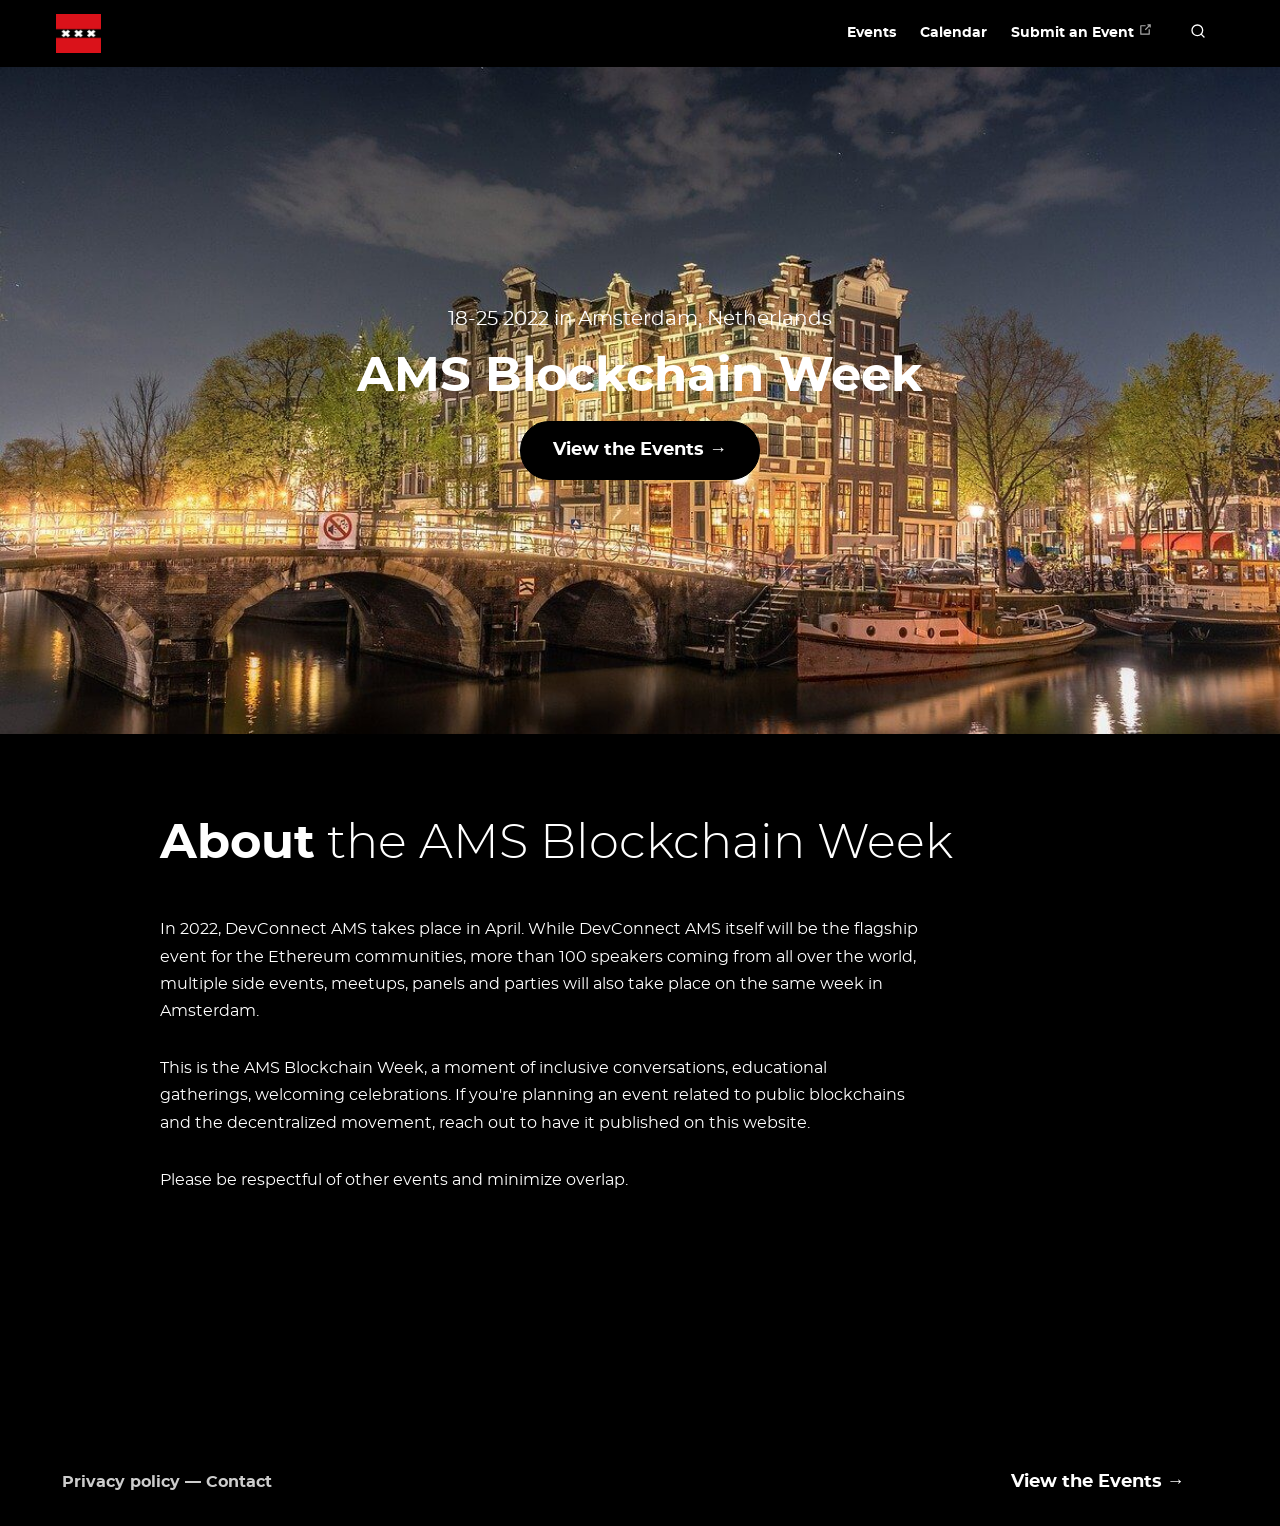
<file: index.html>
<!DOCTYPE html>
<html lang="en-US">
  <head>
    <meta charset="utf-8">
    <meta name="viewport" content="width=device-width,initial-scale=1">
    <title>AMS Blockchain Week</title>
    <meta name="description" content="The AMS Blockchain Week is a community-organized initiative. The AMS Blockchain Week is a week of free educational and celebration activities organized by and for the crypto community, in parallel of DevConnect [4] Amsterdam.">
    <link rel="manifest" href="/manifest.json">
  <link rel="icon" href="/ams-logo.png">
  <meta name="viewport" content="width=device-width,initial-scale=1,user-scalable=no">
    
    <link rel="preload" href="/assets/css/0.styles.b005e490.css" as="style"><link rel="preload" href="/assets/js/app.0a3b2e10.js" as="script"><link rel="preload" href="/assets/js/14.32962f96.js" as="script"><link rel="prefetch" href="/assets/js/10.9c8f7856.js"><link rel="prefetch" href="/assets/js/11.a4e00900.js"><link rel="prefetch" href="/assets/js/12.6d47a909.js"><link rel="prefetch" href="/assets/js/13.8f013132.js"><link rel="prefetch" href="/assets/js/15.94dfc073.js"><link rel="prefetch" href="/assets/js/16.41b4e61c.js"><link rel="prefetch" href="/assets/js/17.a75973b7.js"><link rel="prefetch" href="/assets/js/18.fe2af07b.js"><link rel="prefetch" href="/assets/js/19.d3161ad9.js"><link rel="prefetch" href="/assets/js/2.8ab08c77.js"><link rel="prefetch" href="/assets/js/20.8f028a86.js"><link rel="prefetch" href="/assets/js/21.334d629d.js"><link rel="prefetch" href="/assets/js/3.555fe5e9.js"><link rel="prefetch" href="/assets/js/4.256026a6.js"><link rel="prefetch" href="/assets/js/5.7d10ef9d.js"><link rel="prefetch" href="/assets/js/6.d4f0a9da.js"><link rel="prefetch" href="/assets/js/7.42a64143.js"><link rel="prefetch" href="/assets/js/8.33f72ff8.js"><link rel="prefetch" href="/assets/js/9.b2392366.js">
    <link rel="stylesheet" href="/assets/css/0.styles.b005e490.css">
  </head>
  <body>
    <div id="app" data-server-rendered="true"><div class="theme-container no-sidebar"><header class="navbar"><a href="/" aria-current="page" class="home-link router-link-exact-active router-link-active"><img src="[data-uri]" alt="Logo" class="logo"></a> <div class="links"><nav class="nav-links can-hide"><div class="nav-item"><a href="/events/" class="nav-link">Events</a></div><div class="nav-item"><a href="/calendar/" class="nav-link">Calendar</a></div><div class="nav-item"><a href="https://docs.google.com/forms/d/e/1FAIpQLSe12ruWqQfGoBi6eEHjyRejaGun6cg45hvZwtvRwmt82BQ5Bg/viewform" target="_blank" rel="noopener noreferrer" class="nav-link external">
  Submit an Event
  <svg xmlns="http://www.w3.org/2000/svg" aria-hidden="true" x="0px" y="0px" viewBox="0 0 100 100" width="15" height="15" class="icon outbound"><path fill="currentColor" d="M18.8,85.1h56l0,0c2.2,0,4-1.8,4-4v-32h-8v28h-48v-48h28v-8h-32l0,0c-2.2,0-4,1.8-4,4v56C14.8,83.3,16.6,85.1,18.8,85.1z"></path> <polygon fill="currentColor" points="45.7,48.7 51.3,54.3 77.2,28.5 77.2,37.2 85.2,37.2 85.2,14.9 62.8,14.9 62.8,22.9 71.5,22.9"></polygon></svg></a></div> <!----></nav> <div class="search-box"><input aria-label="Search" autocomplete="off" spellcheck="false" value=""> <!----></div></div> <div class="sidebar-button"><svg xmlns="http://www.w3.org/2000/svg" aria-hidden="true" role="img" viewBox="0 0 448 512" class="icon"><path fill="currentColor" d="M436 124H12c-6.627 0-12-5.373-12-12V80c0-6.627 5.373-12 12-12h424c6.627 0 12 5.373 12 12v32c0 6.627-5.373 12-12 12zm0 160H12c-6.627 0-12-5.373-12-12v-32c0-6.627 5.373-12 12-12h424c6.627 0 12 5.373 12 12v32c0 6.627-5.373 12-12 12zm0 160H12c-6.627 0-12-5.373-12-12v-32c0-6.627 5.373-12 12-12h424c6.627 0 12 5.373 12 12v32c0 6.627-5.373 12-12 12z"></path></svg></div></header> <div class="sidebar-mask"></div> <div class="sidebar"><nav class="nav-links"><div class="nav-item"><a href="/events/" class="nav-link">Events</a></div><div class="nav-item"><a href="/calendar/" class="nav-link">Calendar</a></div><div class="nav-item"><a href="https://docs.google.com/forms/d/e/1FAIpQLSe12ruWqQfGoBi6eEHjyRejaGun6cg45hvZwtvRwmt82BQ5Bg/viewform" target="_blank" rel="noopener noreferrer" class="nav-link external">
  Submit an Event
  <svg xmlns="http://www.w3.org/2000/svg" aria-hidden="true" x="0px" y="0px" viewBox="0 0 100 100" width="15" height="15" class="icon outbound"><path fill="currentColor" d="M18.8,85.1h56l0,0c2.2,0,4-1.8,4-4v-32h-8v28h-48v-48h28v-8h-32l0,0c-2.2,0-4,1.8-4,4v56C14.8,83.3,16.6,85.1,18.8,85.1z"></path> <polygon fill="currentColor" points="45.7,48.7 51.3,54.3 77.2,28.5 77.2,37.2 85.2,37.2 85.2,14.9 62.8,14.9 62.8,22.9 71.5,22.9"></polygon></svg></a></div> <!----></nav>  <!----> </div> <div class="home"><div class="home_main"><div class="home-wrap"><div class="hero"><p class="description">
          18-25 2022 in Amsterdam, Netherlands
        </p> <h1>AMS Blockchain Week</h1> <p class="action"><a href="/events/" class="nav-link action-button">View the Events →</a></p></div></div></div> <div class="home_about"><div class="home-wrap"><h2 class="home_about-title"><b>About</b> the AMS Blockchain Week</h2> <div class="content custom"><hr><br> <p>In 2022, DevConnect AMS takes place in April. While DevConnect AMS itself will be the flagship event for the Ethereum communities, more than 100 speakers coming from all over the world, multiple side events, meetups, panels and parties will also take place on the same week in Amsterdam.</p> <p>This is the AMS Blockchain Week, a moment of inclusive conversations, educational gatherings, welcoming celebrations. If you're planning an event related to public blockchains and the decentralized movement, reach out to have it published on this website.</p> <p>Please be respectful of other events and minimize overlap.</p> <br></div></div></div> <div class="home_features"><div class="home-wrap"><!----></div></div> <div class="footer"><span><a href="/legal/privacy-policy-contact/">
        Privacy policy — Contact
      </a></span> <p class="action"><a href="/events/" class="nav-link action-button">View the Events →</a></p></div></div></div></div>
    <script src="/assets/js/app.0a3b2e10.js" defer></script><script src="/assets/js/14.32962f96.js" defer></script>
  </body>
</html>
</file>
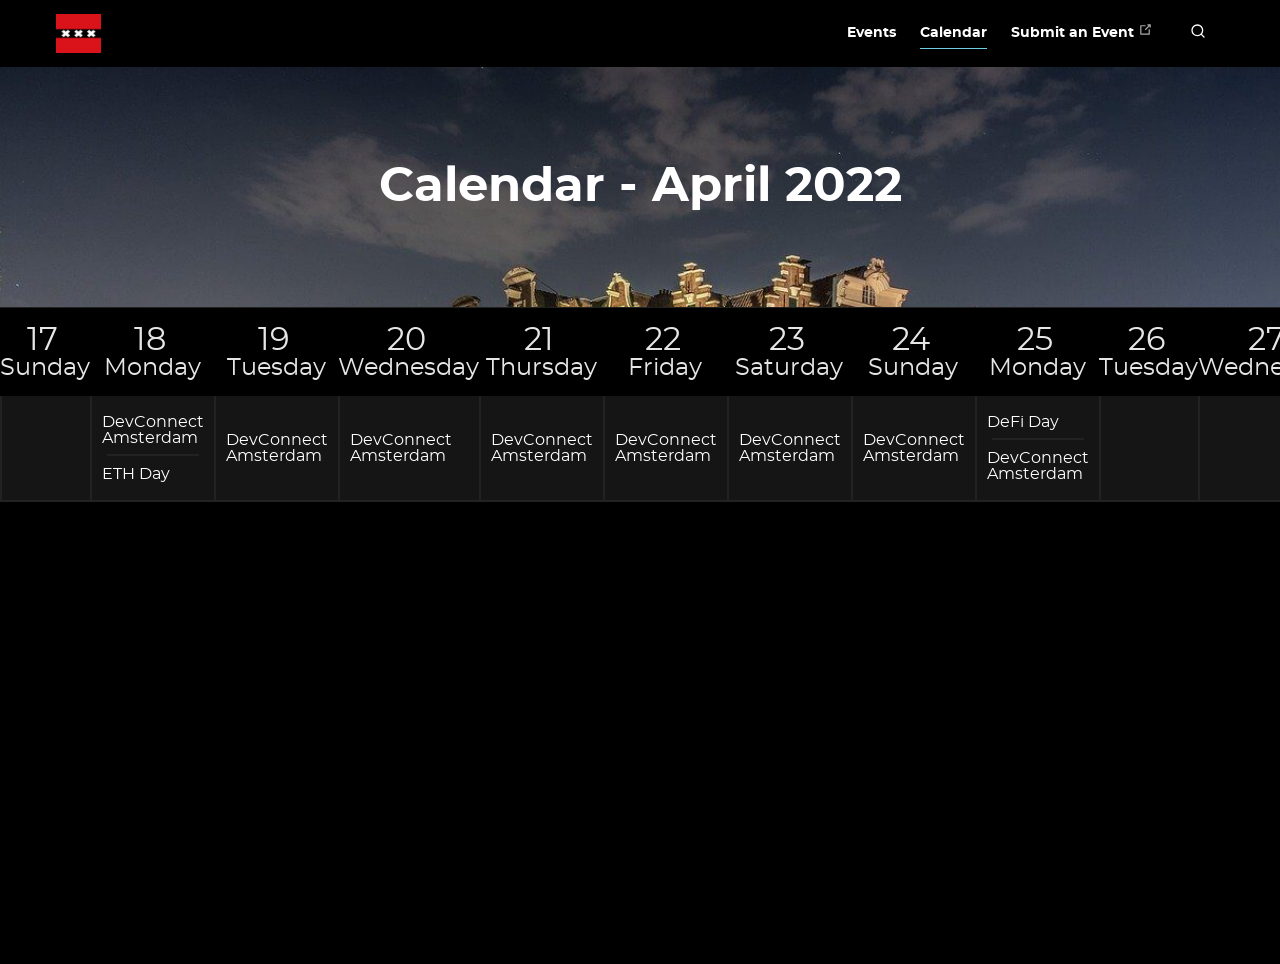
<file: calendar/index.html>
<!DOCTYPE html>
<html lang="en-US">
  <head>
    <meta charset="utf-8">
    <meta name="viewport" content="width=device-width,initial-scale=1">
    <title>Calendar of Events | AMS Blockchain Week</title>
    <meta name="description" content="">
    <link rel="manifest" href="/manifest.json">
  <link rel="icon" href="/ams-logo.png">
  <meta name="viewport" content="width=device-width,initial-scale=1,user-scalable=no">
    
    <link rel="preload" href="/assets/css/0.styles.b005e490.css" as="style"><link rel="preload" href="/assets/js/app.0a3b2e10.js" as="script"><link rel="preload" href="/assets/js/15.94dfc073.js" as="script"><link rel="preload" href="/assets/js/5.7d10ef9d.js" as="script"><link rel="preload" href="/assets/js/9.b2392366.js" as="script"><link rel="prefetch" href="/assets/js/10.9c8f7856.js"><link rel="prefetch" href="/assets/js/11.a4e00900.js"><link rel="prefetch" href="/assets/js/12.6d47a909.js"><link rel="prefetch" href="/assets/js/13.8f013132.js"><link rel="prefetch" href="/assets/js/14.32962f96.js"><link rel="prefetch" href="/assets/js/16.41b4e61c.js"><link rel="prefetch" href="/assets/js/17.a75973b7.js"><link rel="prefetch" href="/assets/js/18.fe2af07b.js"><link rel="prefetch" href="/assets/js/19.d3161ad9.js"><link rel="prefetch" href="/assets/js/2.8ab08c77.js"><link rel="prefetch" href="/assets/js/20.8f028a86.js"><link rel="prefetch" href="/assets/js/21.334d629d.js"><link rel="prefetch" href="/assets/js/3.555fe5e9.js"><link rel="prefetch" href="/assets/js/4.256026a6.js"><link rel="prefetch" href="/assets/js/6.d4f0a9da.js"><link rel="prefetch" href="/assets/js/7.42a64143.js"><link rel="prefetch" href="/assets/js/8.33f72ff8.js">
    <link rel="stylesheet" href="/assets/css/0.styles.b005e490.css">
  </head>
  <body>
    <div id="app" data-server-rendered="true"><div class="theme-container no-sidebar calendar"><header class="navbar"><a href="/" class="home-link router-link-active"><img src="[data-uri]" alt="Logo" class="logo"></a> <div class="links"><nav class="nav-links can-hide"><div class="nav-item"><a href="/events/" class="nav-link">Events</a></div><div class="nav-item"><a href="/calendar/" aria-current="page" class="nav-link router-link-exact-active router-link-active">Calendar</a></div><div class="nav-item"><a href="https://docs.google.com/forms/d/e/1FAIpQLSe12ruWqQfGoBi6eEHjyRejaGun6cg45hvZwtvRwmt82BQ5Bg/viewform" target="_blank" rel="noopener noreferrer" class="nav-link external">
  Submit an Event
  <svg xmlns="http://www.w3.org/2000/svg" aria-hidden="true" x="0px" y="0px" viewBox="0 0 100 100" width="15" height="15" class="icon outbound"><path fill="currentColor" d="M18.8,85.1h56l0,0c2.2,0,4-1.8,4-4v-32h-8v28h-48v-48h28v-8h-32l0,0c-2.2,0-4,1.8-4,4v56C14.8,83.3,16.6,85.1,18.8,85.1z"></path> <polygon fill="currentColor" points="45.7,48.7 51.3,54.3 77.2,28.5 77.2,37.2 85.2,37.2 85.2,14.9 62.8,14.9 62.8,22.9 71.5,22.9"></polygon></svg></a></div> <!----></nav> <div class="search-box"><input aria-label="Search" autocomplete="off" spellcheck="false" value=""> <!----></div></div> <div class="sidebar-button"><svg xmlns="http://www.w3.org/2000/svg" aria-hidden="true" role="img" viewBox="0 0 448 512" class="icon"><path fill="currentColor" d="M436 124H12c-6.627 0-12-5.373-12-12V80c0-6.627 5.373-12 12-12h424c6.627 0 12 5.373 12 12v32c0 6.627-5.373 12-12 12zm0 160H12c-6.627 0-12-5.373-12-12v-32c0-6.627 5.373-12 12-12h424c6.627 0 12 5.373 12 12v32c0 6.627-5.373 12-12 12zm0 160H12c-6.627 0-12-5.373-12-12v-32c0-6.627 5.373-12 12-12h424c6.627 0 12 5.373 12 12v32c0 6.627-5.373 12-12 12z"></path></svg></div></header> <div class="sidebar-mask"></div> <div class="sidebar"><nav class="nav-links"><div class="nav-item"><a href="/events/" class="nav-link">Events</a></div><div class="nav-item"><a href="/calendar/" aria-current="page" class="nav-link router-link-exact-active router-link-active">Calendar</a></div><div class="nav-item"><a href="https://docs.google.com/forms/d/e/1FAIpQLSe12ruWqQfGoBi6eEHjyRejaGun6cg45hvZwtvRwmt82BQ5Bg/viewform" target="_blank" rel="noopener noreferrer" class="nav-link external">
  Submit an Event
  <svg xmlns="http://www.w3.org/2000/svg" aria-hidden="true" x="0px" y="0px" viewBox="0 0 100 100" width="15" height="15" class="icon outbound"><path fill="currentColor" d="M18.8,85.1h56l0,0c2.2,0,4-1.8,4-4v-32h-8v28h-48v-48h28v-8h-32l0,0c-2.2,0-4,1.8-4,4v56C14.8,83.3,16.6,85.1,18.8,85.1z"></path> <polygon fill="currentColor" points="45.7,48.7 51.3,54.3 77.2,28.5 77.2,37.2 85.2,37.2 85.2,14.9 62.8,14.9 62.8,22.9 71.5,22.9"></polygon></svg></a></div> <!----></nav>  <!----> </div> <div class="page"><div class="content"><div data-v-71b307c4><div class="hero" data-v-71b307c4><h1>Calendar - April 2022</h1> <!----></div> <table data-v-71b307c4><thead data-v-71b307c4><tr data-v-71b307c4></tr></thead> <!----><!----><!----><!----><!----><!----><!----><!----><tbody data-v-71b307c4><tr data-v-71b307c4><!----><!----><!----><!----><!----><!----><!----><!----><!----><!----><!----><!----><!----><!----><!----><!----><td data-v-71b307c4></td><td data-v-71b307c4></td><td data-v-71b307c4></td><td data-v-71b307c4></td><td data-v-71b307c4></td><td data-v-71b307c4></td><td data-v-71b307c4></td><td data-v-71b307c4></td><td data-v-71b307c4></td><td data-v-71b307c4></td><td data-v-71b307c4></td></tr></tbody></table></div></div> <div class="page-edit"><!----> <!----></div> <!----> </div></div></div>
    <script src="/assets/js/app.0a3b2e10.js" defer></script><script src="/assets/js/15.94dfc073.js" defer></script><script src="/assets/js/5.7d10ef9d.js" defer></script><script src="/assets/js/9.b2392366.js" defer></script>
  </body>
</html>
</file>
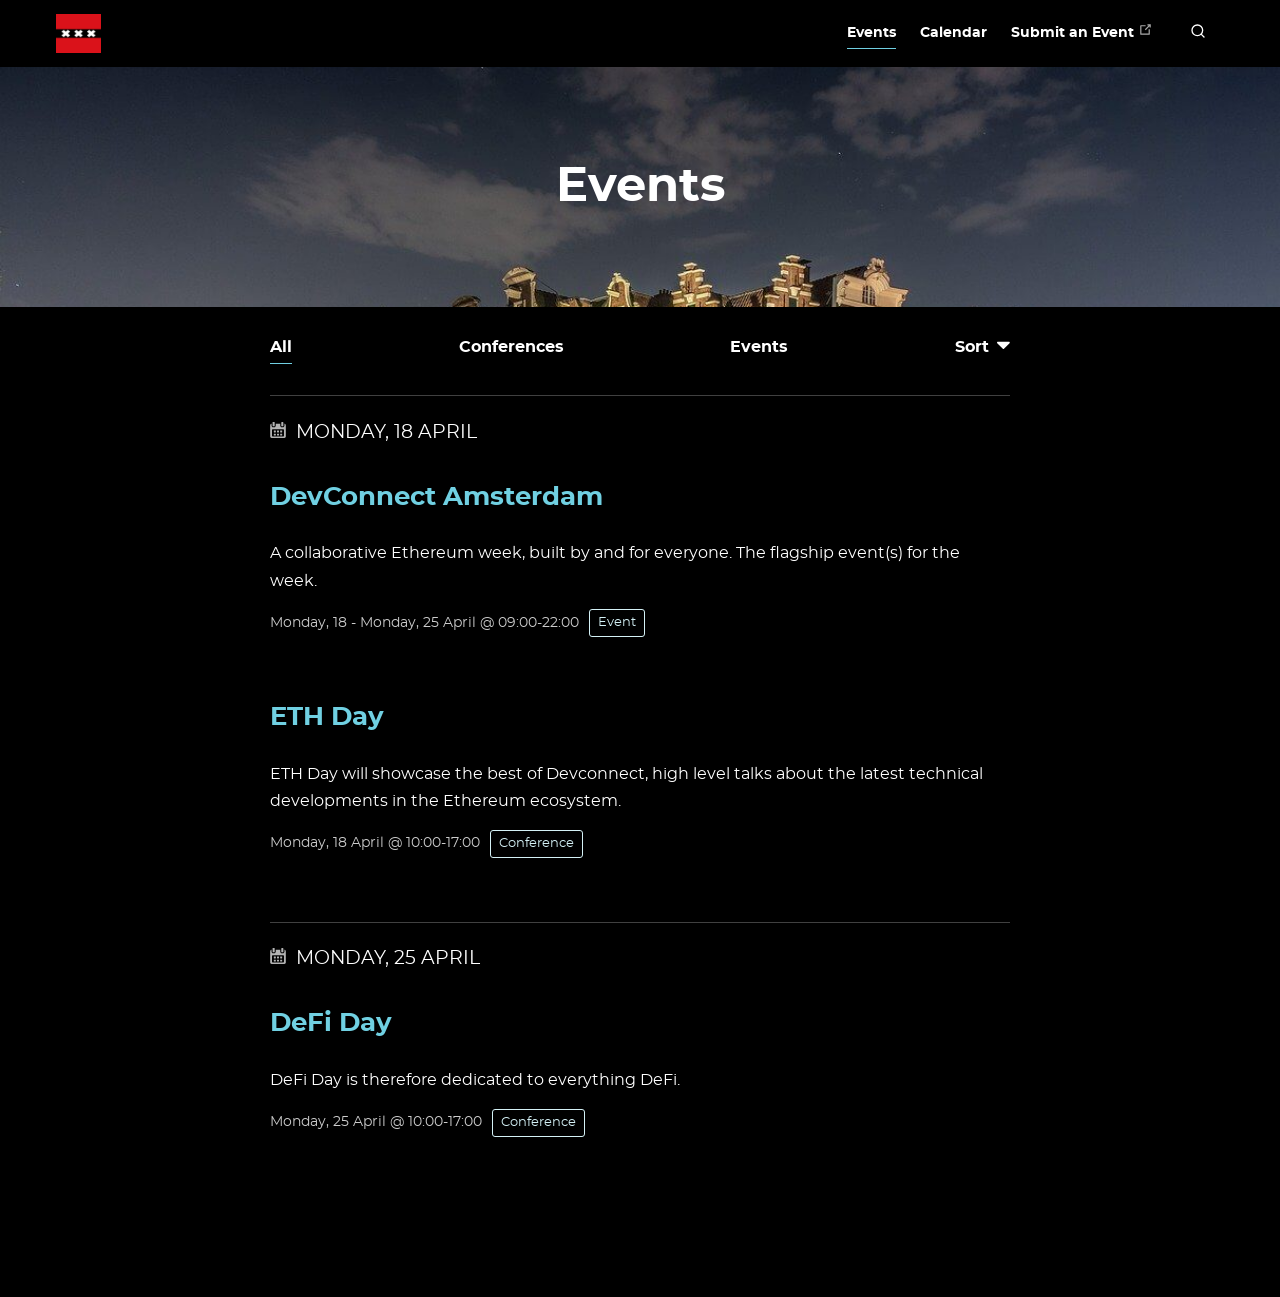
<file: events/index.html>
<!DOCTYPE html>
<html lang="en-US">
  <head>
    <meta charset="utf-8">
    <meta name="viewport" content="width=device-width,initial-scale=1">
    <title>Events | AMS Blockchain Week</title>
    <meta name="description" content="">
    <link rel="manifest" href="/manifest.json">
  <link rel="icon" href="/ams-logo.png">
  <meta name="viewport" content="width=device-width,initial-scale=1,user-scalable=no">
    
    <link rel="preload" href="/assets/css/0.styles.b005e490.css" as="style"><link rel="preload" href="/assets/js/app.0a3b2e10.js" as="script"><link rel="preload" href="/assets/js/16.41b4e61c.js" as="script"><link rel="preload" href="/assets/js/4.256026a6.js" as="script"><link rel="preload" href="/assets/js/9.b2392366.js" as="script"><link rel="prefetch" href="/assets/js/10.9c8f7856.js"><link rel="prefetch" href="/assets/js/11.a4e00900.js"><link rel="prefetch" href="/assets/js/12.6d47a909.js"><link rel="prefetch" href="/assets/js/13.8f013132.js"><link rel="prefetch" href="/assets/js/14.32962f96.js"><link rel="prefetch" href="/assets/js/15.94dfc073.js"><link rel="prefetch" href="/assets/js/17.a75973b7.js"><link rel="prefetch" href="/assets/js/18.fe2af07b.js"><link rel="prefetch" href="/assets/js/19.d3161ad9.js"><link rel="prefetch" href="/assets/js/2.8ab08c77.js"><link rel="prefetch" href="/assets/js/20.8f028a86.js"><link rel="prefetch" href="/assets/js/21.334d629d.js"><link rel="prefetch" href="/assets/js/3.555fe5e9.js"><link rel="prefetch" href="/assets/js/5.7d10ef9d.js"><link rel="prefetch" href="/assets/js/6.d4f0a9da.js"><link rel="prefetch" href="/assets/js/7.42a64143.js"><link rel="prefetch" href="/assets/js/8.33f72ff8.js">
    <link rel="stylesheet" href="/assets/css/0.styles.b005e490.css">
  </head>
  <body>
    <div id="app" data-server-rendered="true"><div class="theme-container no-sidebar"><header class="navbar"><a href="/" class="home-link router-link-active"><img src="[data-uri]" alt="Logo" class="logo"></a> <div class="links"><nav class="nav-links can-hide"><div class="nav-item"><a href="/events/" aria-current="page" class="nav-link router-link-exact-active router-link-active">Events</a></div><div class="nav-item"><a href="/calendar/" class="nav-link">Calendar</a></div><div class="nav-item"><a href="https://docs.google.com/forms/d/e/1FAIpQLSe12ruWqQfGoBi6eEHjyRejaGun6cg45hvZwtvRwmt82BQ5Bg/viewform" target="_blank" rel="noopener noreferrer" class="nav-link external">
  Submit an Event
  <svg xmlns="http://www.w3.org/2000/svg" aria-hidden="true" x="0px" y="0px" viewBox="0 0 100 100" width="15" height="15" class="icon outbound"><path fill="currentColor" d="M18.8,85.1h56l0,0c2.2,0,4-1.8,4-4v-32h-8v28h-48v-48h28v-8h-32l0,0c-2.2,0-4,1.8-4,4v56C14.8,83.3,16.6,85.1,18.8,85.1z"></path> <polygon fill="currentColor" points="45.7,48.7 51.3,54.3 77.2,28.5 77.2,37.2 85.2,37.2 85.2,14.9 62.8,14.9 62.8,22.9 71.5,22.9"></polygon></svg></a></div> <!----></nav> <div class="search-box"><input aria-label="Search" autocomplete="off" spellcheck="false" value=""> <!----></div></div> <div class="sidebar-button"><svg xmlns="http://www.w3.org/2000/svg" aria-hidden="true" role="img" viewBox="0 0 448 512" class="icon"><path fill="currentColor" d="M436 124H12c-6.627 0-12-5.373-12-12V80c0-6.627 5.373-12 12-12h424c6.627 0 12 5.373 12 12v32c0 6.627-5.373 12-12 12zm0 160H12c-6.627 0-12-5.373-12-12v-32c0-6.627 5.373-12 12-12h424c6.627 0 12 5.373 12 12v32c0 6.627-5.373 12-12 12zm0 160H12c-6.627 0-12-5.373-12-12v-32c0-6.627 5.373-12 12-12h424c6.627 0 12 5.373 12 12v32c0 6.627-5.373 12-12 12z"></path></svg></div></header> <div class="sidebar-mask"></div> <div class="sidebar"><nav class="nav-links"><div class="nav-item"><a href="/events/" aria-current="page" class="nav-link router-link-exact-active router-link-active">Events</a></div><div class="nav-item"><a href="/calendar/" class="nav-link">Calendar</a></div><div class="nav-item"><a href="https://docs.google.com/forms/d/e/1FAIpQLSe12ruWqQfGoBi6eEHjyRejaGun6cg45hvZwtvRwmt82BQ5Bg/viewform" target="_blank" rel="noopener noreferrer" class="nav-link external">
  Submit an Event
  <svg xmlns="http://www.w3.org/2000/svg" aria-hidden="true" x="0px" y="0px" viewBox="0 0 100 100" width="15" height="15" class="icon outbound"><path fill="currentColor" d="M18.8,85.1h56l0,0c2.2,0,4-1.8,4-4v-32h-8v28h-48v-48h28v-8h-32l0,0c-2.2,0-4,1.8-4,4v56C14.8,83.3,16.6,85.1,18.8,85.1z"></path> <polygon fill="currentColor" points="45.7,48.7 51.3,54.3 77.2,28.5 77.2,37.2 85.2,37.2 85.2,14.9 62.8,14.9 62.8,22.9 71.5,22.9"></polygon></svg></a></div> <!----></nav>  <!----> </div> <div class="page"><div class="content"><div class="events--container" data-v-632bd245><div class="hero" data-v-632bd245><h1>Events</h1> <!----></div> <div class="filters" data-v-632bd245><div data-v-632bd245><label data-v-632bd245><input name="category" type="radio" value="All" checked="checked" class="hidden-radio" data-v-632bd245> <span data-v-632bd245>All</span></label></div>  <div data-v-632bd245><span class="date--sort" data-v-632bd245>
        Sort
        <svg enable-background="new 0 0 292.362 292.362" height="292.362" viewBox="0 0 292.362 292.362" width="292.362" xmlns="http://www.w3.org/2000/svg" data-v-632bd245><path d="m286.935 69.377c-3.614-3.617-7.898-5.424-12.848-5.424h-255.813c-4.952 0-9.233 1.807-12.85 5.424-3.617 3.621-5.424 7.902-5.424 12.851 0 4.948 1.807 9.229 5.424 12.847l127.907 127.907c3.621 3.617 7.902 5.428 12.85 5.428s9.233-1.811 12.847-5.428l127.907-127.908c3.613-3.617 5.427-7.898 5.427-12.847 0-4.948-1.814-9.229-5.427-12.85z" data-v-632bd245></path></svg></span></div></div> <div class="wrapper" data-v-632bd245></div></div></div> <div class="page-edit"><!----> <!----></div> <!----> </div></div></div>
    <script src="/assets/js/app.0a3b2e10.js" defer></script><script src="/assets/js/16.41b4e61c.js" defer></script><script src="/assets/js/4.256026a6.js" defer></script><script src="/assets/js/9.b2392366.js" defer></script>
  </body>
</html>
</file>
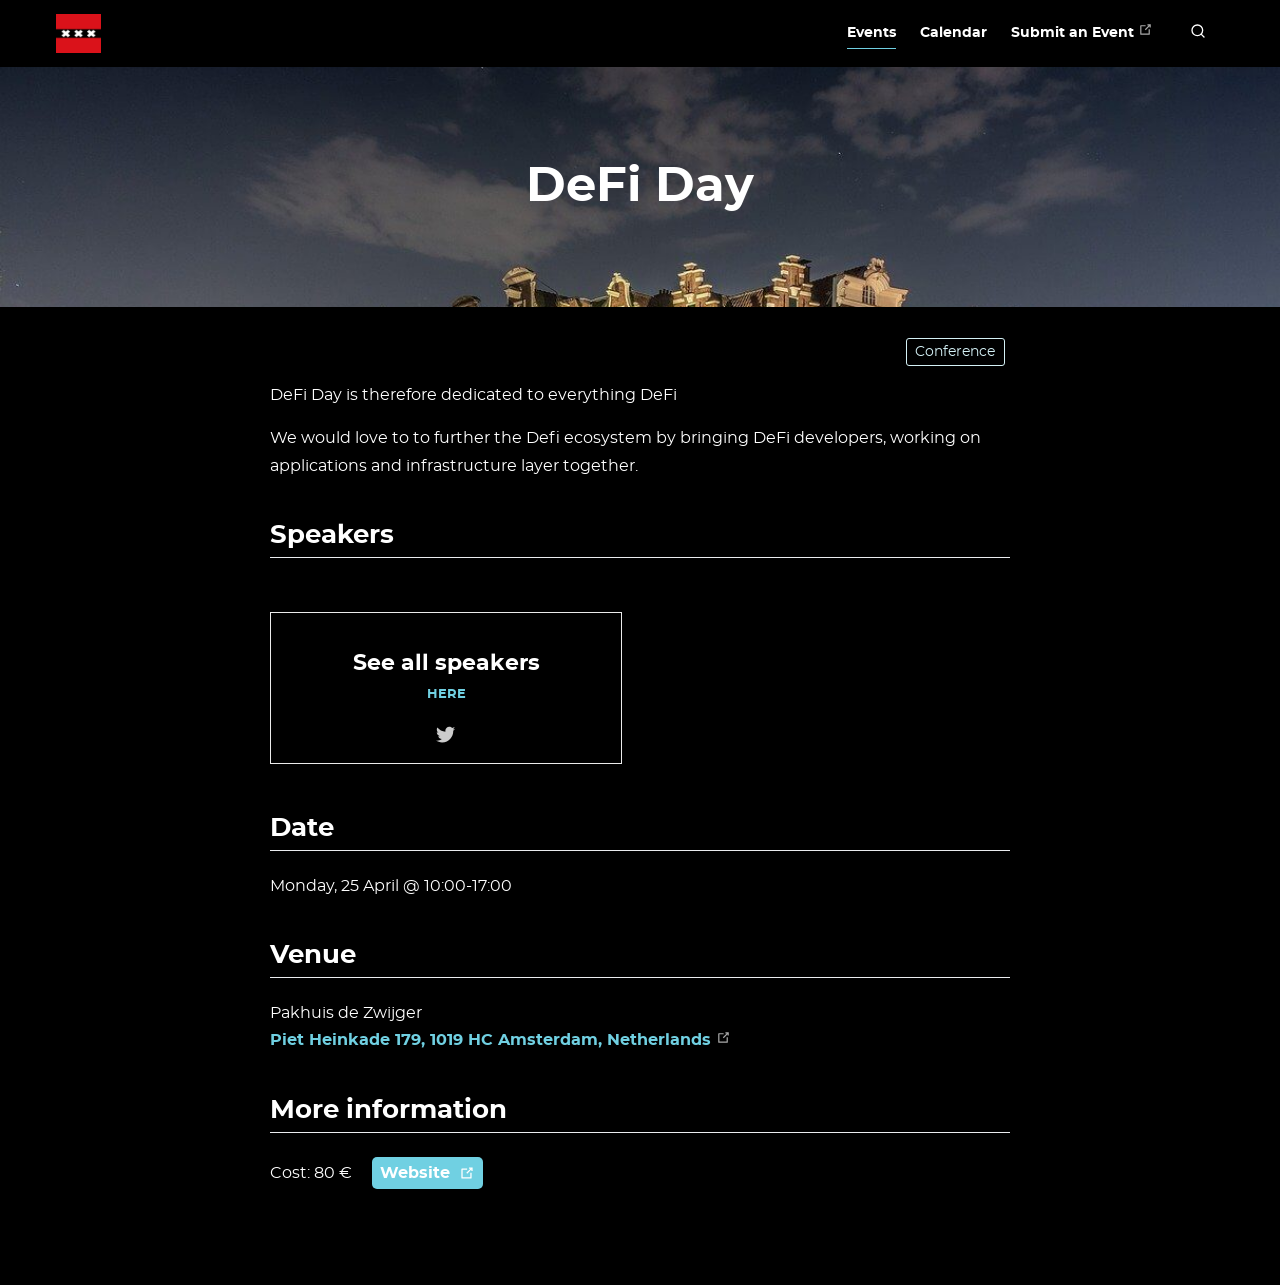
<file: events/defi-day/index.html>
<!DOCTYPE html>
<html lang="en-US">
  <head>
    <meta charset="utf-8">
    <meta name="viewport" content="width=device-width,initial-scale=1">
    <title>DeFi Day | AMS Blockchain Week</title>
    <meta name="description" content="DeFi Day is therefore dedicated to  everything DeFi.">
    <link rel="manifest" href="/manifest.json">
  <link rel="icon" href="/ams-logo.png">
  <meta name="viewport" content="width=device-width,initial-scale=1,user-scalable=no">
    
    <link rel="preload" href="/assets/css/0.styles.b005e490.css" as="style"><link rel="preload" href="/assets/js/app.0a3b2e10.js" as="script"><link rel="preload" href="/assets/js/17.a75973b7.js" as="script"><link rel="preload" href="/assets/js/3.555fe5e9.js" as="script"><link rel="preload" href="/assets/js/9.b2392366.js" as="script"><link rel="preload" href="/assets/js/10.9c8f7856.js" as="script"><link rel="prefetch" href="/assets/js/11.a4e00900.js"><link rel="prefetch" href="/assets/js/12.6d47a909.js"><link rel="prefetch" href="/assets/js/13.8f013132.js"><link rel="prefetch" href="/assets/js/14.32962f96.js"><link rel="prefetch" href="/assets/js/15.94dfc073.js"><link rel="prefetch" href="/assets/js/16.41b4e61c.js"><link rel="prefetch" href="/assets/js/18.fe2af07b.js"><link rel="prefetch" href="/assets/js/19.d3161ad9.js"><link rel="prefetch" href="/assets/js/2.8ab08c77.js"><link rel="prefetch" href="/assets/js/20.8f028a86.js"><link rel="prefetch" href="/assets/js/21.334d629d.js"><link rel="prefetch" href="/assets/js/4.256026a6.js"><link rel="prefetch" href="/assets/js/5.7d10ef9d.js"><link rel="prefetch" href="/assets/js/6.d4f0a9da.js"><link rel="prefetch" href="/assets/js/7.42a64143.js"><link rel="prefetch" href="/assets/js/8.33f72ff8.js">
    <link rel="stylesheet" href="/assets/css/0.styles.b005e490.css">
  </head>
  <body>
    <div id="app" data-server-rendered="true"><div class="theme-container no-sidebar"><header class="navbar"><a href="/" class="home-link router-link-active"><img src="[data-uri]" alt="Logo" class="logo"></a> <div class="links"><nav class="nav-links can-hide"><div class="nav-item"><a href="/events/" class="nav-link router-link-active">Events</a></div><div class="nav-item"><a href="/calendar/" class="nav-link">Calendar</a></div><div class="nav-item"><a href="https://docs.google.com/forms/d/e/1FAIpQLSe12ruWqQfGoBi6eEHjyRejaGun6cg45hvZwtvRwmt82BQ5Bg/viewform" target="_blank" rel="noopener noreferrer" class="nav-link external">
  Submit an Event
  <svg xmlns="http://www.w3.org/2000/svg" aria-hidden="true" x="0px" y="0px" viewBox="0 0 100 100" width="15" height="15" class="icon outbound"><path fill="currentColor" d="M18.8,85.1h56l0,0c2.2,0,4-1.8,4-4v-32h-8v28h-48v-48h28v-8h-32l0,0c-2.2,0-4,1.8-4,4v56C14.8,83.3,16.6,85.1,18.8,85.1z"></path> <polygon fill="currentColor" points="45.7,48.7 51.3,54.3 77.2,28.5 77.2,37.2 85.2,37.2 85.2,14.9 62.8,14.9 62.8,22.9 71.5,22.9"></polygon></svg></a></div> <!----></nav> <div class="search-box"><input aria-label="Search" autocomplete="off" spellcheck="false" value=""> <!----></div></div> <div class="sidebar-button"><svg xmlns="http://www.w3.org/2000/svg" aria-hidden="true" role="img" viewBox="0 0 448 512" class="icon"><path fill="currentColor" d="M436 124H12c-6.627 0-12-5.373-12-12V80c0-6.627 5.373-12 12-12h424c6.627 0 12 5.373 12 12v32c0 6.627-5.373 12-12 12zm0 160H12c-6.627 0-12-5.373-12-12v-32c0-6.627 5.373-12 12-12h424c6.627 0 12 5.373 12 12v32c0 6.627-5.373 12-12 12zm0 160H12c-6.627 0-12-5.373-12-12v-32c0-6.627 5.373-12 12-12h424c6.627 0 12 5.373 12 12v32c0 6.627-5.373 12-12 12z"></path></svg></div></header> <div class="sidebar-mask"></div> <div class="sidebar"><nav class="nav-links"><div class="nav-item"><a href="/events/" class="nav-link router-link-active">Events</a></div><div class="nav-item"><a href="/calendar/" class="nav-link">Calendar</a></div><div class="nav-item"><a href="https://docs.google.com/forms/d/e/1FAIpQLSe12ruWqQfGoBi6eEHjyRejaGun6cg45hvZwtvRwmt82BQ5Bg/viewform" target="_blank" rel="noopener noreferrer" class="nav-link external">
  Submit an Event
  <svg xmlns="http://www.w3.org/2000/svg" aria-hidden="true" x="0px" y="0px" viewBox="0 0 100 100" width="15" height="15" class="icon outbound"><path fill="currentColor" d="M18.8,85.1h56l0,0c2.2,0,4-1.8,4-4v-32h-8v28h-48v-48h28v-8h-32l0,0c-2.2,0-4,1.8-4,4v56C14.8,83.3,16.6,85.1,18.8,85.1z"></path> <polygon fill="currentColor" points="45.7,48.7 51.3,54.3 77.2,28.5 77.2,37.2 85.2,37.2 85.2,14.9 62.8,14.9 62.8,22.9 71.5,22.9"></polygon></svg></a></div> <!----></nav>  <!----> </div> <div class="page"><div class="content"><div data-v-d0a14d5e><div class="hero" data-v-d0a14d5e><h1>DeFi Day</h1> <!----></div> <div class="category" data-v-d0a14d5e><span class="badge tip top" data-v-d0a14d5e data-v-099ab69c>Conference</span></div> <div class="synopsis--content" data-v-d0a14d5e><p><span>DeFi Day is therefore dedicated to  everything DeFi </span></p><p><span>We would love to to further the Defi ecosystem by bringing DeFi developers, working on applications and infrastructure layer together.  </span></p></div> <div data-v-d0a14d5e><h2 data-v-d0a14d5e>Speakers</h2> <div class="speakers--container" data-v-d0a14d5e><div><h3>See all speakers</h3> <h5>
      

       <span><!----> <a href="https://cryptocanal.org/defi-day/" target="_blank" rel="noopener noreferrer">
  HERE
  <!----> <!----></a></span></h5> <!----> <div><a href="https://twitter.com/CryptoCanal" title="@CryptoCanal" target="_blank" rel="noopener noreferrer">
  
  <svg enable-background="new 0 0 612 612" viewBox="0 0 612 612" xmlns="http://www.w3.org/2000/svg"><path d="m612 116.258c-22.525 9.981-46.694 16.75-72.088 19.772 25.929-15.527 45.777-40.155 55.184-69.411-24.322 14.379-51.169 24.82-79.775 30.48-22.907-24.437-55.49-39.658-91.63-39.658-69.334 0-125.551 56.217-125.551 125.513 0 9.828 1.109 19.427 3.251 28.606-104.326-5.24-196.835-55.223-258.75-131.174-10.823 18.51-16.98 40.078-16.98 63.101 0 43.559 22.181 81.993 55.835 104.479-20.575-.688-39.926-6.348-56.867-15.756v1.568c0 60.806 43.291 111.554 100.693 123.104-10.517 2.83-21.607 4.398-33.08 4.398-8.107 0-15.947-.803-23.634-2.333 15.985 49.907 62.336 86.199 117.253 87.194-42.947 33.654-97.099 53.655-155.916 53.655-10.134 0-20.116-.612-29.944-1.721 55.567 35.681 121.536 56.485 192.438 56.485 230.948 0 357.188-191.291 357.188-357.188l-.421-16.253c24.666-17.593 46.005-39.697 62.794-64.861z"></path></svg> <!----></a> <!----> <!----></div></div></div></div> <div data-v-d0a14d5e><h2 data-v-d0a14d5e>Date</h2> <p class="datetime" data-v-d0a14d5e>
  Monday, 25 April @ 10:00-17:00
  </p></div> <div data-v-d0a14d5e><h2 data-v-d0a14d5e>Venue</h2> <div data-v-d0a14d5e><p><span>
      Pakhuis de Zwijger<br></span> <a href="https://www.google.com/maps/place/Piet Heinkade 179, 1019 HC Amsterdam, Netherlands" target="_blank" rel="noopener noreferrer">
  Piet Heinkade 179, 1019 HC Amsterdam, Netherlands
  <!----> <svg xmlns="http://www.w3.org/2000/svg" aria-hidden="true" x="0px" y="0px" viewBox="0 0 100 100" width="15" height="15" class="icon outbound"><path fill="currentColor" d="M18.8,85.1h56l0,0c2.2,0,4-1.8,4-4v-32h-8v28h-48v-48h28v-8h-32l0,0c-2.2,0-4,1.8-4,4v56C14.8,83.3,16.6,85.1,18.8,85.1z"></path> <polygon fill="currentColor" points="45.7,48.7 51.3,54.3 77.2,28.5 77.2,37.2 85.2,37.2 85.2,14.9 62.8,14.9 62.8,22.9 71.5,22.9"></polygon></svg></a></p></div></div> <div data-v-d0a14d5e><h2 data-v-d0a14d5e>More information</h2> <div class="ticket--container" data-v-d0a14d5e><span class="ticket--price">
    Cost: 80 €
  </span> <span class="button"><a href="https://cryptocanal.org/defi-day/" target="_blank" rel="noopener noreferrer">
  Website
  <!----> <svg xmlns="http://www.w3.org/2000/svg" aria-hidden="true" x="0px" y="0px" viewBox="0 0 100 100" width="15" height="15" class="icon outbound"><path fill="currentColor" d="M18.8,85.1h56l0,0c2.2,0,4-1.8,4-4v-32h-8v28h-48v-48h28v-8h-32l0,0c-2.2,0-4,1.8-4,4v56C14.8,83.3,16.6,85.1,18.8,85.1z"></path> <polygon fill="currentColor" points="45.7,48.7 51.3,54.3 77.2,28.5 77.2,37.2 85.2,37.2 85.2,14.9 62.8,14.9 62.8,22.9 71.5,22.9"></polygon></svg></a></span></div></div></div></div> <div class="page-edit"><!----> <!----></div> <!----> </div></div></div>
    <script src="/assets/js/app.0a3b2e10.js" defer></script><script src="/assets/js/17.a75973b7.js" defer></script><script src="/assets/js/3.555fe5e9.js" defer></script><script src="/assets/js/9.b2392366.js" defer></script><script src="/assets/js/10.9c8f7856.js" defer></script>
  </body>
</html>
</file>
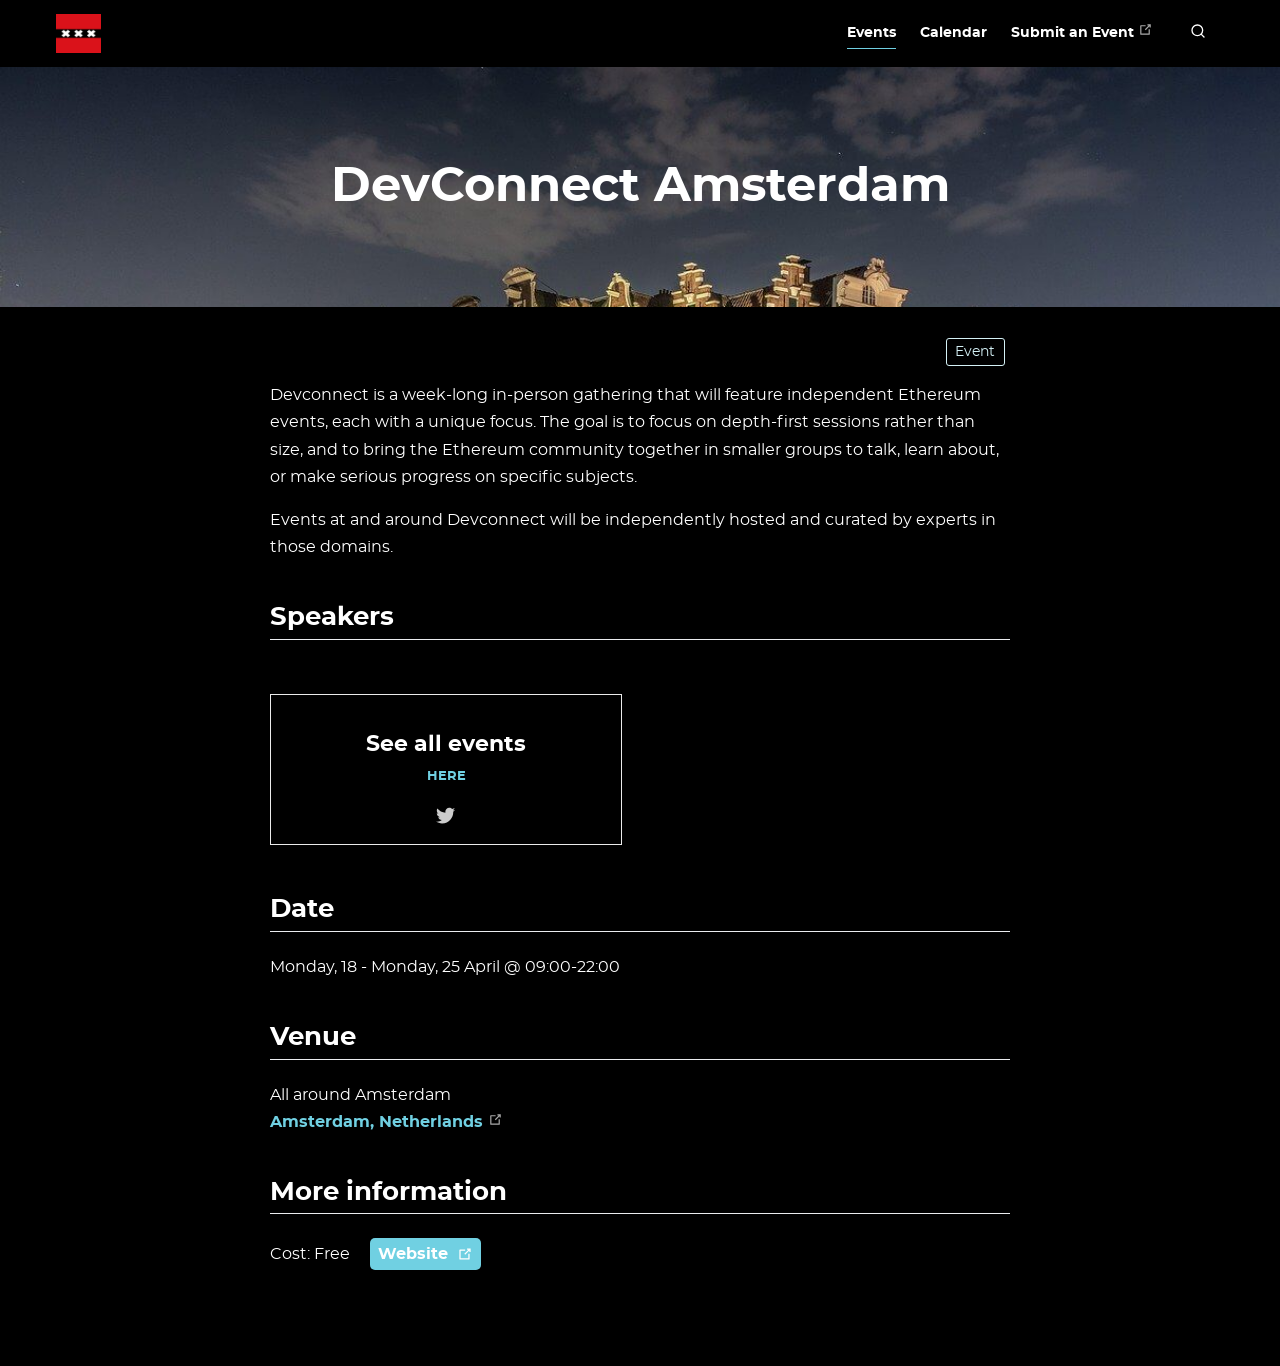
<file: events/devconnect-amsterdam/index.html>
<!DOCTYPE html>
<html lang="en-US">
  <head>
    <meta charset="utf-8">
    <meta name="viewport" content="width=device-width,initial-scale=1">
    <title>DevConnect Amsterdam | AMS Blockchain Week</title>
    <meta name="description" content="A collaborative Ethereum week, built by and for everyone. The flagship event(s) for the week.">
    <link rel="manifest" href="/manifest.json">
  <link rel="icon" href="/ams-logo.png">
  <meta name="viewport" content="width=device-width,initial-scale=1,user-scalable=no">
    
    <link rel="preload" href="/assets/css/0.styles.b005e490.css" as="style"><link rel="preload" href="/assets/js/app.0a3b2e10.js" as="script"><link rel="preload" href="/assets/js/18.fe2af07b.js" as="script"><link rel="preload" href="/assets/js/3.555fe5e9.js" as="script"><link rel="preload" href="/assets/js/10.9c8f7856.js" as="script"><link rel="preload" href="/assets/js/9.b2392366.js" as="script"><link rel="prefetch" href="/assets/js/11.a4e00900.js"><link rel="prefetch" href="/assets/js/12.6d47a909.js"><link rel="prefetch" href="/assets/js/13.8f013132.js"><link rel="prefetch" href="/assets/js/14.32962f96.js"><link rel="prefetch" href="/assets/js/15.94dfc073.js"><link rel="prefetch" href="/assets/js/16.41b4e61c.js"><link rel="prefetch" href="/assets/js/17.a75973b7.js"><link rel="prefetch" href="/assets/js/19.d3161ad9.js"><link rel="prefetch" href="/assets/js/2.8ab08c77.js"><link rel="prefetch" href="/assets/js/20.8f028a86.js"><link rel="prefetch" href="/assets/js/21.334d629d.js"><link rel="prefetch" href="/assets/js/4.256026a6.js"><link rel="prefetch" href="/assets/js/5.7d10ef9d.js"><link rel="prefetch" href="/assets/js/6.d4f0a9da.js"><link rel="prefetch" href="/assets/js/7.42a64143.js"><link rel="prefetch" href="/assets/js/8.33f72ff8.js">
    <link rel="stylesheet" href="/assets/css/0.styles.b005e490.css">
  </head>
  <body>
    <div id="app" data-server-rendered="true"><div class="theme-container no-sidebar"><header class="navbar"><a href="/" class="home-link router-link-active"><img src="[data-uri]" alt="Logo" class="logo"></a> <div class="links"><nav class="nav-links can-hide"><div class="nav-item"><a href="/events/" class="nav-link router-link-active">Events</a></div><div class="nav-item"><a href="/calendar/" class="nav-link">Calendar</a></div><div class="nav-item"><a href="https://docs.google.com/forms/d/e/1FAIpQLSe12ruWqQfGoBi6eEHjyRejaGun6cg45hvZwtvRwmt82BQ5Bg/viewform" target="_blank" rel="noopener noreferrer" class="nav-link external">
  Submit an Event
  <svg xmlns="http://www.w3.org/2000/svg" aria-hidden="true" x="0px" y="0px" viewBox="0 0 100 100" width="15" height="15" class="icon outbound"><path fill="currentColor" d="M18.8,85.1h56l0,0c2.2,0,4-1.8,4-4v-32h-8v28h-48v-48h28v-8h-32l0,0c-2.2,0-4,1.8-4,4v56C14.8,83.3,16.6,85.1,18.8,85.1z"></path> <polygon fill="currentColor" points="45.7,48.7 51.3,54.3 77.2,28.5 77.2,37.2 85.2,37.2 85.2,14.9 62.8,14.9 62.8,22.9 71.5,22.9"></polygon></svg></a></div> <!----></nav> <div class="search-box"><input aria-label="Search" autocomplete="off" spellcheck="false" value=""> <!----></div></div> <div class="sidebar-button"><svg xmlns="http://www.w3.org/2000/svg" aria-hidden="true" role="img" viewBox="0 0 448 512" class="icon"><path fill="currentColor" d="M436 124H12c-6.627 0-12-5.373-12-12V80c0-6.627 5.373-12 12-12h424c6.627 0 12 5.373 12 12v32c0 6.627-5.373 12-12 12zm0 160H12c-6.627 0-12-5.373-12-12v-32c0-6.627 5.373-12 12-12h424c6.627 0 12 5.373 12 12v32c0 6.627-5.373 12-12 12zm0 160H12c-6.627 0-12-5.373-12-12v-32c0-6.627 5.373-12 12-12h424c6.627 0 12 5.373 12 12v32c0 6.627-5.373 12-12 12z"></path></svg></div></header> <div class="sidebar-mask"></div> <div class="sidebar"><nav class="nav-links"><div class="nav-item"><a href="/events/" class="nav-link router-link-active">Events</a></div><div class="nav-item"><a href="/calendar/" class="nav-link">Calendar</a></div><div class="nav-item"><a href="https://docs.google.com/forms/d/e/1FAIpQLSe12ruWqQfGoBi6eEHjyRejaGun6cg45hvZwtvRwmt82BQ5Bg/viewform" target="_blank" rel="noopener noreferrer" class="nav-link external">
  Submit an Event
  <svg xmlns="http://www.w3.org/2000/svg" aria-hidden="true" x="0px" y="0px" viewBox="0 0 100 100" width="15" height="15" class="icon outbound"><path fill="currentColor" d="M18.8,85.1h56l0,0c2.2,0,4-1.8,4-4v-32h-8v28h-48v-48h28v-8h-32l0,0c-2.2,0-4,1.8-4,4v56C14.8,83.3,16.6,85.1,18.8,85.1z"></path> <polygon fill="currentColor" points="45.7,48.7 51.3,54.3 77.2,28.5 77.2,37.2 85.2,37.2 85.2,14.9 62.8,14.9 62.8,22.9 71.5,22.9"></polygon></svg></a></div> <!----></nav>  <!----> </div> <div class="page"><div class="content"><div data-v-d0a14d5e><div class="hero" data-v-d0a14d5e><h1>DevConnect Amsterdam</h1> <!----></div> <div class="category" data-v-d0a14d5e><span class="badge tip top" data-v-d0a14d5e data-v-099ab69c>Event</span></div> <div class="synopsis--content" data-v-d0a14d5e><p><span>Devconnect is a week-long in-person gathering that will feature independent Ethereum events, each with a unique focus. The goal is to focus on depth-first sessions rather than size, and to bring the Ethereum community together in smaller groups to talk, learn about, or make serious progress on specific subjects.</span></p><p><span>Events at and around Devconnect will be independently hosted and curated by experts in those domains.</span></p></div> <div data-v-d0a14d5e><h2 data-v-d0a14d5e>Speakers</h2> <div class="speakers--container" data-v-d0a14d5e><div><h3>See all events</h3> <h5>
      

       <span><!----> <a href="https://devconnect.org/schedule" target="_blank" rel="noopener noreferrer">
  HERE
  <!----> <!----></a></span></h5> <!----> <div><a href="https://twitter.com/efdevconnect" title="@efdevconnect" target="_blank" rel="noopener noreferrer">
  
  <svg enable-background="new 0 0 612 612" viewBox="0 0 612 612" xmlns="http://www.w3.org/2000/svg"><path d="m612 116.258c-22.525 9.981-46.694 16.75-72.088 19.772 25.929-15.527 45.777-40.155 55.184-69.411-24.322 14.379-51.169 24.82-79.775 30.48-22.907-24.437-55.49-39.658-91.63-39.658-69.334 0-125.551 56.217-125.551 125.513 0 9.828 1.109 19.427 3.251 28.606-104.326-5.24-196.835-55.223-258.75-131.174-10.823 18.51-16.98 40.078-16.98 63.101 0 43.559 22.181 81.993 55.835 104.479-20.575-.688-39.926-6.348-56.867-15.756v1.568c0 60.806 43.291 111.554 100.693 123.104-10.517 2.83-21.607 4.398-33.08 4.398-8.107 0-15.947-.803-23.634-2.333 15.985 49.907 62.336 86.199 117.253 87.194-42.947 33.654-97.099 53.655-155.916 53.655-10.134 0-20.116-.612-29.944-1.721 55.567 35.681 121.536 56.485 192.438 56.485 230.948 0 357.188-191.291 357.188-357.188l-.421-16.253c24.666-17.593 46.005-39.697 62.794-64.861z"></path></svg> <!----></a> <!----> <!----></div></div></div></div> <div data-v-d0a14d5e><h2 data-v-d0a14d5e>Date</h2> <p class="datetime" data-v-d0a14d5e>
  Monday, 18 - Monday, 25 April @ 09:00-22:00
  </p></div> <div data-v-d0a14d5e><h2 data-v-d0a14d5e>Venue</h2> <div data-v-d0a14d5e><p><span>
      All around Amsterdam<br></span> <a href="https://www.google.com/maps/place/Amsterdam, Netherlands" target="_blank" rel="noopener noreferrer">
  Amsterdam, Netherlands
  <!----> <svg xmlns="http://www.w3.org/2000/svg" aria-hidden="true" x="0px" y="0px" viewBox="0 0 100 100" width="15" height="15" class="icon outbound"><path fill="currentColor" d="M18.8,85.1h56l0,0c2.2,0,4-1.8,4-4v-32h-8v28h-48v-48h28v-8h-32l0,0c-2.2,0-4,1.8-4,4v56C14.8,83.3,16.6,85.1,18.8,85.1z"></path> <polygon fill="currentColor" points="45.7,48.7 51.3,54.3 77.2,28.5 77.2,37.2 85.2,37.2 85.2,14.9 62.8,14.9 62.8,22.9 71.5,22.9"></polygon></svg></a></p></div></div> <div data-v-d0a14d5e><h2 data-v-d0a14d5e>More information</h2> <div class="ticket--container" data-v-d0a14d5e><span class="ticket--price">
    Cost: Free
  </span> <span class="button"><a href="https://devconnect.org/" target="_blank" rel="noopener noreferrer">
  Website
  <!----> <svg xmlns="http://www.w3.org/2000/svg" aria-hidden="true" x="0px" y="0px" viewBox="0 0 100 100" width="15" height="15" class="icon outbound"><path fill="currentColor" d="M18.8,85.1h56l0,0c2.2,0,4-1.8,4-4v-32h-8v28h-48v-48h28v-8h-32l0,0c-2.2,0-4,1.8-4,4v56C14.8,83.3,16.6,85.1,18.8,85.1z"></path> <polygon fill="currentColor" points="45.7,48.7 51.3,54.3 77.2,28.5 77.2,37.2 85.2,37.2 85.2,14.9 62.8,14.9 62.8,22.9 71.5,22.9"></polygon></svg></a></span></div></div></div></div> <div class="page-edit"><!----> <!----></div> <!----> </div></div></div>
    <script src="/assets/js/app.0a3b2e10.js" defer></script><script src="/assets/js/18.fe2af07b.js" defer></script><script src="/assets/js/3.555fe5e9.js" defer></script><script src="/assets/js/10.9c8f7856.js" defer></script><script src="/assets/js/9.b2392366.js" defer></script>
  </body>
</html>
</file>
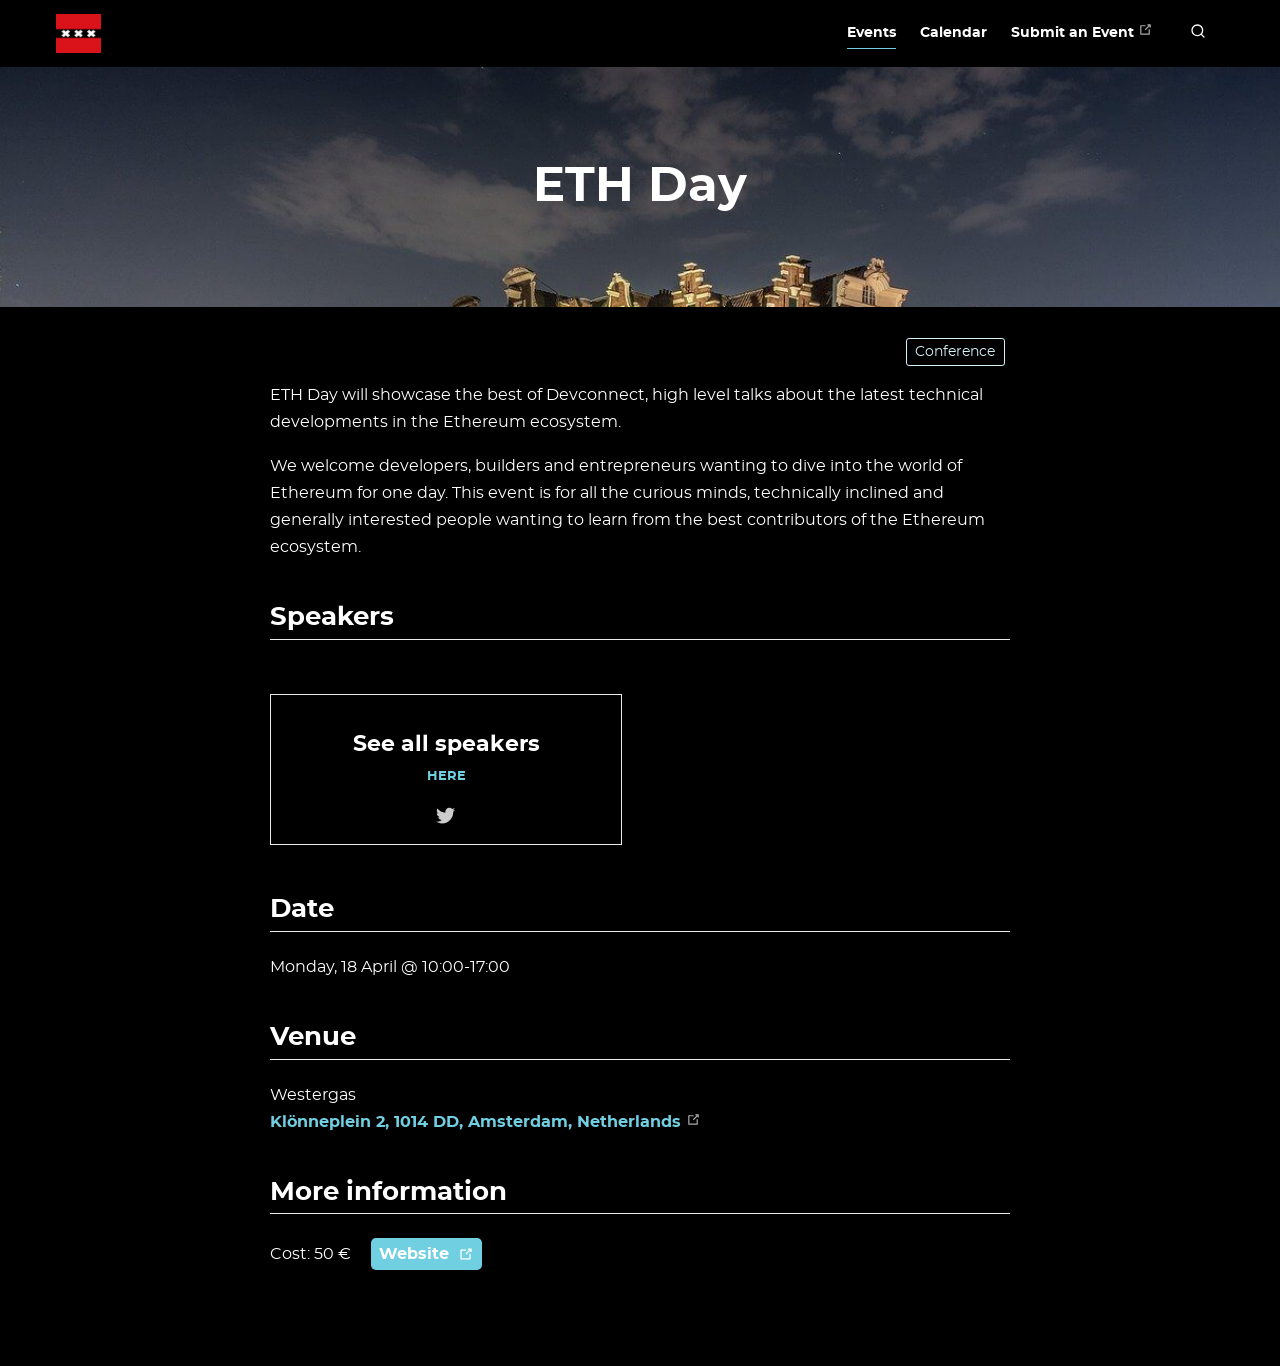
<file: events/eth-day/index.html>
<!DOCTYPE html>
<html lang="en-US">
  <head>
    <meta charset="utf-8">
    <meta name="viewport" content="width=device-width,initial-scale=1">
    <title>ETH Day | AMS Blockchain Week</title>
    <meta name="description" content="ETH Day will showcase the best of Devconnect, high level talks about the latest technical developments in the Ethereum ecosystem.">
    <link rel="manifest" href="/manifest.json">
  <link rel="icon" href="/ams-logo.png">
  <meta name="viewport" content="width=device-width,initial-scale=1,user-scalable=no">
    
    <link rel="preload" href="/assets/css/0.styles.b005e490.css" as="style"><link rel="preload" href="/assets/js/app.0a3b2e10.js" as="script"><link rel="preload" href="/assets/js/19.d3161ad9.js" as="script"><link rel="preload" href="/assets/js/3.555fe5e9.js" as="script"><link rel="preload" href="/assets/js/10.9c8f7856.js" as="script"><link rel="preload" href="/assets/js/9.b2392366.js" as="script"><link rel="prefetch" href="/assets/js/11.a4e00900.js"><link rel="prefetch" href="/assets/js/12.6d47a909.js"><link rel="prefetch" href="/assets/js/13.8f013132.js"><link rel="prefetch" href="/assets/js/14.32962f96.js"><link rel="prefetch" href="/assets/js/15.94dfc073.js"><link rel="prefetch" href="/assets/js/16.41b4e61c.js"><link rel="prefetch" href="/assets/js/17.a75973b7.js"><link rel="prefetch" href="/assets/js/18.fe2af07b.js"><link rel="prefetch" href="/assets/js/2.8ab08c77.js"><link rel="prefetch" href="/assets/js/20.8f028a86.js"><link rel="prefetch" href="/assets/js/21.334d629d.js"><link rel="prefetch" href="/assets/js/4.256026a6.js"><link rel="prefetch" href="/assets/js/5.7d10ef9d.js"><link rel="prefetch" href="/assets/js/6.d4f0a9da.js"><link rel="prefetch" href="/assets/js/7.42a64143.js"><link rel="prefetch" href="/assets/js/8.33f72ff8.js">
    <link rel="stylesheet" href="/assets/css/0.styles.b005e490.css">
  </head>
  <body>
    <div id="app" data-server-rendered="true"><div class="theme-container no-sidebar"><header class="navbar"><a href="/" class="home-link router-link-active"><img src="[data-uri]" alt="Logo" class="logo"></a> <div class="links"><nav class="nav-links can-hide"><div class="nav-item"><a href="/events/" class="nav-link router-link-active">Events</a></div><div class="nav-item"><a href="/calendar/" class="nav-link">Calendar</a></div><div class="nav-item"><a href="https://docs.google.com/forms/d/e/1FAIpQLSe12ruWqQfGoBi6eEHjyRejaGun6cg45hvZwtvRwmt82BQ5Bg/viewform" target="_blank" rel="noopener noreferrer" class="nav-link external">
  Submit an Event
  <svg xmlns="http://www.w3.org/2000/svg" aria-hidden="true" x="0px" y="0px" viewBox="0 0 100 100" width="15" height="15" class="icon outbound"><path fill="currentColor" d="M18.8,85.1h56l0,0c2.2,0,4-1.8,4-4v-32h-8v28h-48v-48h28v-8h-32l0,0c-2.2,0-4,1.8-4,4v56C14.8,83.3,16.6,85.1,18.8,85.1z"></path> <polygon fill="currentColor" points="45.7,48.7 51.3,54.3 77.2,28.5 77.2,37.2 85.2,37.2 85.2,14.9 62.8,14.9 62.8,22.9 71.5,22.9"></polygon></svg></a></div> <!----></nav> <div class="search-box"><input aria-label="Search" autocomplete="off" spellcheck="false" value=""> <!----></div></div> <div class="sidebar-button"><svg xmlns="http://www.w3.org/2000/svg" aria-hidden="true" role="img" viewBox="0 0 448 512" class="icon"><path fill="currentColor" d="M436 124H12c-6.627 0-12-5.373-12-12V80c0-6.627 5.373-12 12-12h424c6.627 0 12 5.373 12 12v32c0 6.627-5.373 12-12 12zm0 160H12c-6.627 0-12-5.373-12-12v-32c0-6.627 5.373-12 12-12h424c6.627 0 12 5.373 12 12v32c0 6.627-5.373 12-12 12zm0 160H12c-6.627 0-12-5.373-12-12v-32c0-6.627 5.373-12 12-12h424c6.627 0 12 5.373 12 12v32c0 6.627-5.373 12-12 12z"></path></svg></div></header> <div class="sidebar-mask"></div> <div class="sidebar"><nav class="nav-links"><div class="nav-item"><a href="/events/" class="nav-link router-link-active">Events</a></div><div class="nav-item"><a href="/calendar/" class="nav-link">Calendar</a></div><div class="nav-item"><a href="https://docs.google.com/forms/d/e/1FAIpQLSe12ruWqQfGoBi6eEHjyRejaGun6cg45hvZwtvRwmt82BQ5Bg/viewform" target="_blank" rel="noopener noreferrer" class="nav-link external">
  Submit an Event
  <svg xmlns="http://www.w3.org/2000/svg" aria-hidden="true" x="0px" y="0px" viewBox="0 0 100 100" width="15" height="15" class="icon outbound"><path fill="currentColor" d="M18.8,85.1h56l0,0c2.2,0,4-1.8,4-4v-32h-8v28h-48v-48h28v-8h-32l0,0c-2.2,0-4,1.8-4,4v56C14.8,83.3,16.6,85.1,18.8,85.1z"></path> <polygon fill="currentColor" points="45.7,48.7 51.3,54.3 77.2,28.5 77.2,37.2 85.2,37.2 85.2,14.9 62.8,14.9 62.8,22.9 71.5,22.9"></polygon></svg></a></div> <!----></nav>  <!----> </div> <div class="page"><div class="content"><div data-v-d0a14d5e><div class="hero" data-v-d0a14d5e><h1>ETH Day</h1> <!----></div> <div class="category" data-v-d0a14d5e><span class="badge tip top" data-v-d0a14d5e data-v-099ab69c>Conference</span></div> <div class="synopsis--content" data-v-d0a14d5e><p><span>ETH Day will showcase the best of Devconnect, high level talks about the latest technical developments in the Ethereum ecosystem. </span></p><p><span>We welcome developers, builders and entrepreneurs wanting to dive into the world of Ethereum for one day. This event is for all the curious minds, technically inclined and generally interested people wanting to learn from the best contributors of the Ethereum ecosystem.  </span></p></div> <div data-v-d0a14d5e><h2 data-v-d0a14d5e>Speakers</h2> <div class="speakers--container" data-v-d0a14d5e><div><h3>See all speakers</h3> <h5>
      

       <span><!----> <a href="https://cryptocanal.org/eth-day/" target="_blank" rel="noopener noreferrer">
  HERE
  <!----> <!----></a></span></h5> <!----> <div><a href="https://twitter.com/CryptoCanal" title="@CryptoCanal" target="_blank" rel="noopener noreferrer">
  
  <svg enable-background="new 0 0 612 612" viewBox="0 0 612 612" xmlns="http://www.w3.org/2000/svg"><path d="m612 116.258c-22.525 9.981-46.694 16.75-72.088 19.772 25.929-15.527 45.777-40.155 55.184-69.411-24.322 14.379-51.169 24.82-79.775 30.48-22.907-24.437-55.49-39.658-91.63-39.658-69.334 0-125.551 56.217-125.551 125.513 0 9.828 1.109 19.427 3.251 28.606-104.326-5.24-196.835-55.223-258.75-131.174-10.823 18.51-16.98 40.078-16.98 63.101 0 43.559 22.181 81.993 55.835 104.479-20.575-.688-39.926-6.348-56.867-15.756v1.568c0 60.806 43.291 111.554 100.693 123.104-10.517 2.83-21.607 4.398-33.08 4.398-8.107 0-15.947-.803-23.634-2.333 15.985 49.907 62.336 86.199 117.253 87.194-42.947 33.654-97.099 53.655-155.916 53.655-10.134 0-20.116-.612-29.944-1.721 55.567 35.681 121.536 56.485 192.438 56.485 230.948 0 357.188-191.291 357.188-357.188l-.421-16.253c24.666-17.593 46.005-39.697 62.794-64.861z"></path></svg> <!----></a> <!----> <!----></div></div></div></div> <div data-v-d0a14d5e><h2 data-v-d0a14d5e>Date</h2> <p class="datetime" data-v-d0a14d5e>
  Monday, 18 April @ 10:00-17:00
  </p></div> <div data-v-d0a14d5e><h2 data-v-d0a14d5e>Venue</h2> <div data-v-d0a14d5e><p><span>
      Westergas<br></span> <a href="https://www.google.com/maps/place/Klönneplein 2, 1014 DD, Amsterdam, Netherlands" target="_blank" rel="noopener noreferrer">
  Klönneplein 2, 1014 DD, Amsterdam, Netherlands
  <!----> <svg xmlns="http://www.w3.org/2000/svg" aria-hidden="true" x="0px" y="0px" viewBox="0 0 100 100" width="15" height="15" class="icon outbound"><path fill="currentColor" d="M18.8,85.1h56l0,0c2.2,0,4-1.8,4-4v-32h-8v28h-48v-48h28v-8h-32l0,0c-2.2,0-4,1.8-4,4v56C14.8,83.3,16.6,85.1,18.8,85.1z"></path> <polygon fill="currentColor" points="45.7,48.7 51.3,54.3 77.2,28.5 77.2,37.2 85.2,37.2 85.2,14.9 62.8,14.9 62.8,22.9 71.5,22.9"></polygon></svg></a></p></div></div> <div data-v-d0a14d5e><h2 data-v-d0a14d5e>More information</h2> <div class="ticket--container" data-v-d0a14d5e><span class="ticket--price">
    Cost: 50 €
  </span> <span class="button"><a href="https://cryptocanal.org/eth-day/" target="_blank" rel="noopener noreferrer">
  Website
  <!----> <svg xmlns="http://www.w3.org/2000/svg" aria-hidden="true" x="0px" y="0px" viewBox="0 0 100 100" width="15" height="15" class="icon outbound"><path fill="currentColor" d="M18.8,85.1h56l0,0c2.2,0,4-1.8,4-4v-32h-8v28h-48v-48h28v-8h-32l0,0c-2.2,0-4,1.8-4,4v56C14.8,83.3,16.6,85.1,18.8,85.1z"></path> <polygon fill="currentColor" points="45.7,48.7 51.3,54.3 77.2,28.5 77.2,37.2 85.2,37.2 85.2,14.9 62.8,14.9 62.8,22.9 71.5,22.9"></polygon></svg></a></span></div></div></div></div> <div class="page-edit"><!----> <!----></div> <!----> </div></div></div>
    <script src="/assets/js/app.0a3b2e10.js" defer></script><script src="/assets/js/19.d3161ad9.js" defer></script><script src="/assets/js/3.555fe5e9.js" defer></script><script src="/assets/js/10.9c8f7856.js" defer></script><script src="/assets/js/9.b2392366.js" defer></script>
  </body>
</html>
</file>
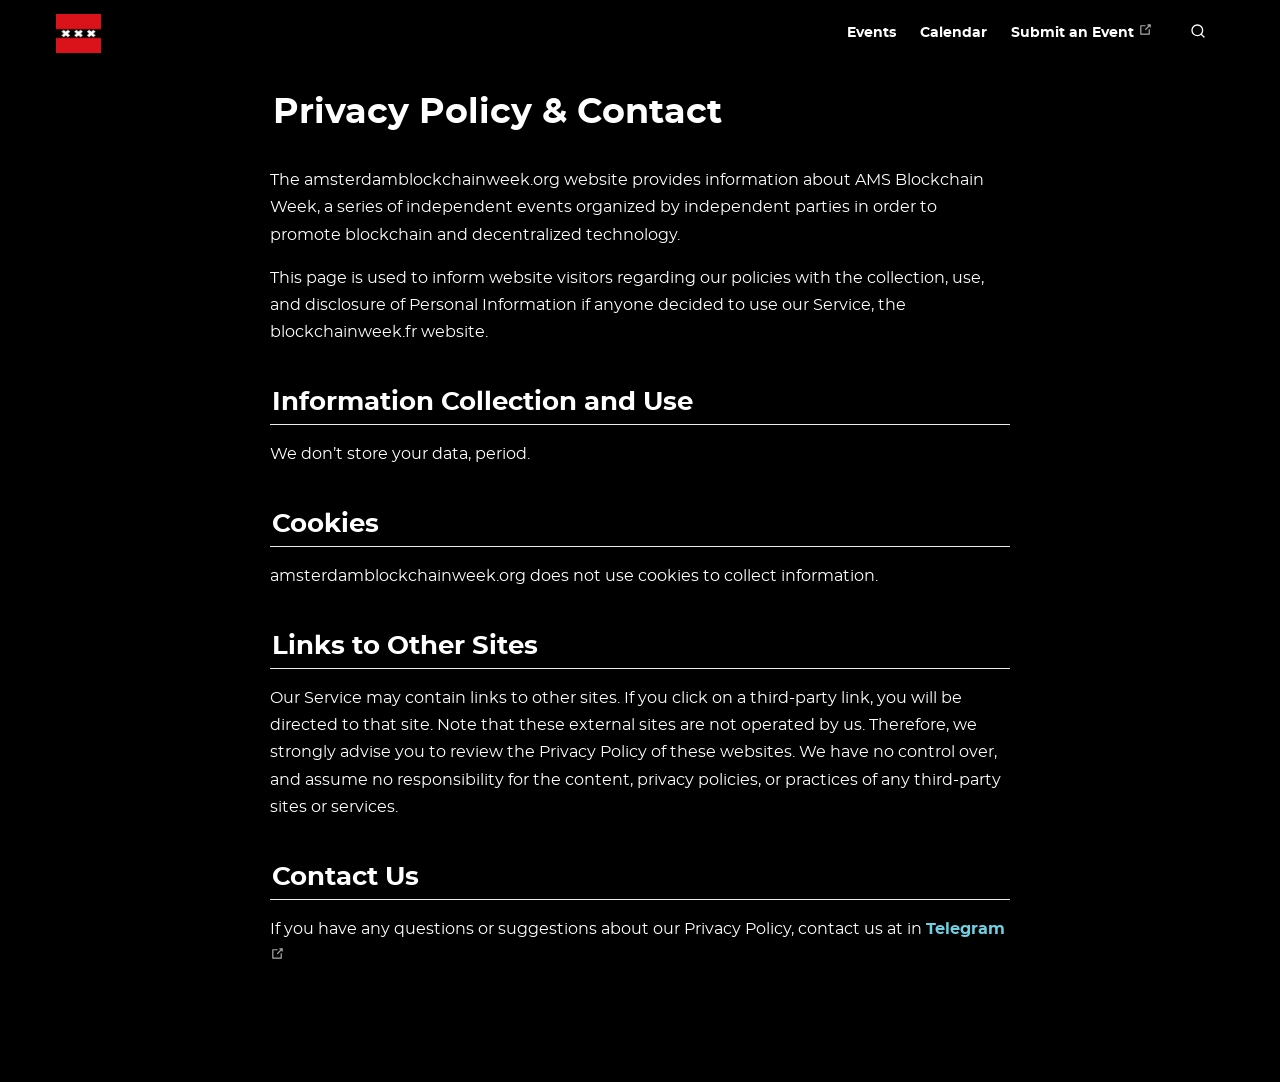
<file: legal/privacy-policy-contact/index.html>
<!DOCTYPE html>
<html lang="en-US">
  <head>
    <meta charset="utf-8">
    <meta name="viewport" content="width=device-width,initial-scale=1">
    <title>Privacy Policy &amp; Contact | AMS Blockchain Week</title>
    <meta name="description" content="">
    <link rel="manifest" href="/manifest.json">
  <link rel="icon" href="/ams-logo.png">
  <meta name="viewport" content="width=device-width,initial-scale=1,user-scalable=no">
    
    <link rel="preload" href="/assets/css/0.styles.b005e490.css" as="style"><link rel="preload" href="/assets/js/app.0a3b2e10.js" as="script"><link rel="preload" href="/assets/js/20.8f028a86.js" as="script"><link rel="prefetch" href="/assets/js/10.9c8f7856.js"><link rel="prefetch" href="/assets/js/11.a4e00900.js"><link rel="prefetch" href="/assets/js/12.6d47a909.js"><link rel="prefetch" href="/assets/js/13.8f013132.js"><link rel="prefetch" href="/assets/js/14.32962f96.js"><link rel="prefetch" href="/assets/js/15.94dfc073.js"><link rel="prefetch" href="/assets/js/16.41b4e61c.js"><link rel="prefetch" href="/assets/js/17.a75973b7.js"><link rel="prefetch" href="/assets/js/18.fe2af07b.js"><link rel="prefetch" href="/assets/js/19.d3161ad9.js"><link rel="prefetch" href="/assets/js/2.8ab08c77.js"><link rel="prefetch" href="/assets/js/21.334d629d.js"><link rel="prefetch" href="/assets/js/3.555fe5e9.js"><link rel="prefetch" href="/assets/js/4.256026a6.js"><link rel="prefetch" href="/assets/js/5.7d10ef9d.js"><link rel="prefetch" href="/assets/js/6.d4f0a9da.js"><link rel="prefetch" href="/assets/js/7.42a64143.js"><link rel="prefetch" href="/assets/js/8.33f72ff8.js"><link rel="prefetch" href="/assets/js/9.b2392366.js">
    <link rel="stylesheet" href="/assets/css/0.styles.b005e490.css">
  </head>
  <body>
    <div id="app" data-server-rendered="true"><div class="theme-container no-sidebar"><header class="navbar"><a href="/" class="home-link router-link-active"><img src="[data-uri]" alt="Logo" class="logo"></a> <div class="links"><nav class="nav-links can-hide"><div class="nav-item"><a href="/events/" class="nav-link">Events</a></div><div class="nav-item"><a href="/calendar/" class="nav-link">Calendar</a></div><div class="nav-item"><a href="https://docs.google.com/forms/d/e/1FAIpQLSe12ruWqQfGoBi6eEHjyRejaGun6cg45hvZwtvRwmt82BQ5Bg/viewform" target="_blank" rel="noopener noreferrer" class="nav-link external">
  Submit an Event
  <svg xmlns="http://www.w3.org/2000/svg" aria-hidden="true" x="0px" y="0px" viewBox="0 0 100 100" width="15" height="15" class="icon outbound"><path fill="currentColor" d="M18.8,85.1h56l0,0c2.2,0,4-1.8,4-4v-32h-8v28h-48v-48h28v-8h-32l0,0c-2.2,0-4,1.8-4,4v56C14.8,83.3,16.6,85.1,18.8,85.1z"></path> <polygon fill="currentColor" points="45.7,48.7 51.3,54.3 77.2,28.5 77.2,37.2 85.2,37.2 85.2,14.9 62.8,14.9 62.8,22.9 71.5,22.9"></polygon></svg></a></div> <!----></nav> <div class="search-box"><input aria-label="Search" autocomplete="off" spellcheck="false" value=""> <!----></div></div> <div class="sidebar-button"><svg xmlns="http://www.w3.org/2000/svg" aria-hidden="true" role="img" viewBox="0 0 448 512" class="icon"><path fill="currentColor" d="M436 124H12c-6.627 0-12-5.373-12-12V80c0-6.627 5.373-12 12-12h424c6.627 0 12 5.373 12 12v32c0 6.627-5.373 12-12 12zm0 160H12c-6.627 0-12-5.373-12-12v-32c0-6.627 5.373-12 12-12h424c6.627 0 12 5.373 12 12v32c0 6.627-5.373 12-12 12zm0 160H12c-6.627 0-12-5.373-12-12v-32c0-6.627 5.373-12 12-12h424c6.627 0 12 5.373 12 12v32c0 6.627-5.373 12-12 12z"></path></svg></div></header> <div class="sidebar-mask"></div> <div class="sidebar"><nav class="nav-links"><div class="nav-item"><a href="/events/" class="nav-link">Events</a></div><div class="nav-item"><a href="/calendar/" class="nav-link">Calendar</a></div><div class="nav-item"><a href="https://docs.google.com/forms/d/e/1FAIpQLSe12ruWqQfGoBi6eEHjyRejaGun6cg45hvZwtvRwmt82BQ5Bg/viewform" target="_blank" rel="noopener noreferrer" class="nav-link external">
  Submit an Event
  <svg xmlns="http://www.w3.org/2000/svg" aria-hidden="true" x="0px" y="0px" viewBox="0 0 100 100" width="15" height="15" class="icon outbound"><path fill="currentColor" d="M18.8,85.1h56l0,0c2.2,0,4-1.8,4-4v-32h-8v28h-48v-48h28v-8h-32l0,0c-2.2,0-4,1.8-4,4v56C14.8,83.3,16.6,85.1,18.8,85.1z"></path> <polygon fill="currentColor" points="45.7,48.7 51.3,54.3 77.2,28.5 77.2,37.2 85.2,37.2 85.2,14.9 62.8,14.9 62.8,22.9 71.5,22.9"></polygon></svg></a></div> <!----></nav>  <!----> </div> <div class="page"><div class="content"><h1 id="privacy-policy-contact"><a href="#privacy-policy-contact" class="header-anchor">#</a> Privacy Policy &amp; Contact</h1> <p>The amsterdamblockchainweek.org website provides information about AMS Blockchain
Week, a series of independent events organized by independent parties in order to
promote blockchain and decentralized technology.</p> <p>This page is used to inform website visitors regarding our policies with the
collection, use, and disclosure of Personal Information if anyone decided to
use our Service, the blockchainweek.fr website.</p> <h2 id="information-collection-and-use"><a href="#information-collection-and-use" class="header-anchor">#</a> Information Collection and Use</h2> <p>We don’t store your data, period.</p> <h2 id="cookies"><a href="#cookies" class="header-anchor">#</a> Cookies</h2> <p>amsterdamblockchainweek.org does not use cookies to collect information.</p> <h2 id="links-to-other-sites"><a href="#links-to-other-sites" class="header-anchor">#</a> Links to Other Sites</h2> <p>Our Service may contain links to other sites. If you click on a third-party
link, you will be directed to that site. Note that these external sites are
not operated by us. Therefore, we strongly advise you to review the Privacy
Policy of these websites. We have no control over, and assume no
responsibility for the content, privacy policies, or practices of any
third-party sites or services.</p> <h2 id="contact-us"><a href="#contact-us" class="header-anchor">#</a> Contact Us</h2> <p>If you have any questions or suggestions about our Privacy Policy, contact
us at in <a href="https://t.me/amsblockchainweek" target="_blank" rel="noopener noreferrer">Telegram<svg xmlns="http://www.w3.org/2000/svg" aria-hidden="true" x="0px" y="0px" viewBox="0 0 100 100" width="15" height="15" class="icon outbound"><path fill="currentColor" d="M18.8,85.1h56l0,0c2.2,0,4-1.8,4-4v-32h-8v28h-48v-48h28v-8h-32l0,0c-2.2,0-4,1.8-4,4v56C14.8,83.3,16.6,85.1,18.8,85.1z"></path> <polygon fill="currentColor" points="45.7,48.7 51.3,54.3 77.2,28.5 77.2,37.2 85.2,37.2 85.2,14.9 62.8,14.9 62.8,22.9 71.5,22.9"></polygon></svg></a></p></div> <div class="page-edit"><!----> <!----></div> <!----> </div></div></div>
    <script src="/assets/js/app.0a3b2e10.js" defer></script><script src="/assets/js/20.8f028a86.js" defer></script>
  </body>
</html>
</file>
<file: assets/css/0.styles.b005e490.css>
.home-wrap{padding:4.2rem 2rem 0;max-width:960px;margin:0 auto}.home_main{background:url(/main-bg.jpg);background-attachment:fixed;background-size:cover;background-position:0 100%;background-repeat:repeat;color:#fff;padding:200px 0}.home_about{background:#000;color:#fff}.home_about br,.home_about hr{display:none}.home_about .home-wrap{padding:80px 1.5rem}.home_about .home-wrap p{margin:0 0 30px 0;max-width:759px}.home_about-title{font-size:48px;font-weight:300;border-bottom:none;margin:0 0 38px 0}.home_features{background:linear-gradient(rgba(0,0,0,.6),rgba(0,0,0,.6)),url(/main-bg.jpg);background-attachment:fixed;background-size:cover;background-position:0 0;background-repeat:no-repeat;color:#fff}.home_features .home-wrap{padding:80px 1.5rem 55px}.home .hero{background:none;text-align:center}.home .hero img{max-height:280px;display:block;margin:3rem auto 1.5rem}.home .hero h1{margin-top:0;font-size:48px}.home .hero .description{margin:15px auto}.home .hero .action{margin:30px auto}.home .hero .description{max-width:35rem;font-size:20px;line-height:1.3;color:#fff}.home .hero .action-button{display:inline-block;font-size:18px;color:#fff;background-color:#000;padding:.8rem 2rem;border-radius:29px;transition:border .2s ease-in-out;border:1px solid #000;box-sizing:border-box}.home .hero .action-button:hover{border:1px solid #70d0e2}.home .features{display:flex;flex-wrap:wrap;align-items:flex-start;align-content:stretch;justify-content:space-between}.home .features .title{padding:0;width:100%}.home .features .title h2{border-bottom:0 none;margin:0 0 37px 0;font-size:48px;font-weight:300}.home .feature{flex-grow:1;max-width:48%;box-sizing:border-box;margin:0 0 20px 0}.home .feature h2{font-size:28px;font-weight:400;border-bottom:none;padding-bottom:0}.home .feature h2,.home .feature p{color:#fff;margin:15px 0}.home .footer{padding:.9rem 3.9rem;background:#000;text-align:center;color:#fff;display:flex;justify-content:space-between;align-items:center}.home .footer span a{color:#fff;opacity:.8;transition:color .3s ease-in-out}.home .footer span a:hover{color:#70d0e2}.home .footer .action{margin:0;display:inline-block;padding:.8rem 2rem;border-radius:29px;transition:border .2s ease-in-out;border:1px solid #000;box-sizing:border-box;font-size:18px}.home .footer .action:hover{border:1px solid #70d0e2}.home .footer .action a{color:#fff}@media (max-width:719px){.home_about .home-wrap{padding:40px 1.5rem}.home_features .home-wrap{padding:40px 1.5rem 20px}.home_main{padding:100px 0}.home .features{flex-direction:column}.home .features .title h2{font-size:34px}.home .feature{max-width:100%}.home .footer{padding:.9rem 1.5rem}.home .footer .action,.home .footer span{font-size:14px}}@media (max-width:419px){.home .hero img{max-height:210px;margin:2rem auto 1.2rem}.home .hero h1{font-size:2rem;margin:0 1.2rem 2rem}.home .hero .action,.home .hero .description{margin:.2rem auto .8rem}.home .hero .description{font-size:1.2rem}.home .hero .action-button{font-size:1rem;padding:.6rem 1.2rem}.home .feature h2{font-size:1.25rem}.home .footer{flex-direction:column}.home .footer span{order:1;margin:20px 0 0 0;font-size:12px}}.sidebar-button{cursor:pointer;display:none;width:1.25rem;height:1.25rem;position:absolute;padding:.6rem;top:.8rem;right:1rem}.sidebar-button .icon{display:block;width:1.25rem;height:1.25rem}@media (max-width:719px){.sidebar-button{display:block}}.search-box{display:inline-block;position:relative;margin-right:.5rem}.search-box input{position:relative;top:-2px;width:15px;padding-left:10px;color:transparent;cursor:pointer;outline:none;background:#000 url(/search.svg) no-repeat 8px;border:1px solid #000;padding:9px;border-radius:29px;transition:all .5s;font-size:12px}.search-box input::-webkit-search-cancel-button,.search-box input::-webkit-search-decoration{display:none}.search-box input:focus{width:11em;padding-left:32px;color:#fff;background-color:#000;border-color:#70d0e2;cursor:auto}.search-box .suggestions{background:#000;width:25rem;position:absolute;top:1.7rem;border:1px solid #333;border-radius:10px;padding:.4rem;list-style-type:none}.search-box .suggestions.align-right{right:0}.search-box .suggestion{line-height:1.4;padding:.4rem .6rem;border-radius:10px;cursor:pointer}.search-box .suggestion a{color:#fff}.search-box .suggestion a .page-title{font-weight:600}.search-box .suggestion a .header{font-size:.9em;margin-left:.25em}.search-box .suggestion.focused{background-color:#0d0d0d}.search-box .suggestion.focused a{color:#70d0e2}@media (max-width:959px) and (min-width:719px){.search-box .suggestions{left:0}}@media (max-width:719px){.search-box{margin-right:0}.search-box .suggestions{max-width:16em;right:0}}@media (max-width:419px){.search-box .suggestions{width:calc(100vw - 4rem)}.search-box input:focus{width:8rem}}.dropdown-enter,.dropdown-leave-to{height:0!important}.dropdown-wrapper .dropdown-title{display:block}.dropdown-wrapper .dropdown-title:hover{border-color:transparent}.dropdown-wrapper .dropdown-title .arrow{vertical-align:middle;margin-top:-1px;margin-left:.4rem}.dropdown-wrapper .nav-dropdown .dropdown-item{color:inherit;line-height:1.7rem}.dropdown-wrapper .nav-dropdown .dropdown-item h4{margin:.45rem 0 0;border-top:1px solid #eee;padding:.45rem 1.5rem 0 1.25rem}.dropdown-wrapper .nav-dropdown .dropdown-item .dropdown-subitem-wrapper{padding:0;list-style:none}.dropdown-wrapper .nav-dropdown .dropdown-item .dropdown-subitem-wrapper .dropdown-subitem{font-size:.9em}.dropdown-wrapper .nav-dropdown .dropdown-item a{display:block;line-height:1.7rem;position:relative;border-bottom:none;font-weight:400;margin-bottom:0;padding:0 1.5rem 0 1.25rem}.dropdown-wrapper .nav-dropdown .dropdown-item a.router-link-active,.dropdown-wrapper .nav-dropdown .dropdown-item a:hover{color:#70d0e2}.dropdown-wrapper .nav-dropdown .dropdown-item a.router-link-active:after{content:"";width:0;height:0;border-left:5px solid #70d0e2;border-top:3px solid transparent;border-bottom:3px solid transparent;position:absolute;top:calc(50% - 2px);left:9px}.dropdown-wrapper .nav-dropdown .dropdown-item:first-child h4{margin-top:0;padding-top:0;border-top:0}@media (max-width:719px){.dropdown-wrapper.open .dropdown-title{margin-bottom:.5rem}.dropdown-wrapper .nav-dropdown{transition:height .1s ease-out;overflow:hidden}.dropdown-wrapper .nav-dropdown .dropdown-item h4{border-top:0;margin-top:0;padding-top:0}.dropdown-wrapper .nav-dropdown .dropdown-item>a,.dropdown-wrapper .nav-dropdown .dropdown-item h4{font-size:15px;line-height:2rem}.dropdown-wrapper .nav-dropdown .dropdown-item .dropdown-subitem{font-size:14px;padding-left:1rem}}@media (min-width:719px){.dropdown-wrapper{height:1.8rem}.dropdown-wrapper:hover .nav-dropdown{display:block!important}.dropdown-wrapper .dropdown-title .arrow{border-left:4px solid transparent;border-right:4px solid transparent;border-top:6px solid #ccc;border-bottom:0}.dropdown-wrapper .nav-dropdown{display:none;height:auto!important;box-sizing:border-box;max-height:calc(100vh - 2.7rem);overflow-y:auto;position:absolute;top:100%;right:0;background-color:#fff;padding:.6rem 0;border:1px solid #ddd;border-bottom-color:#ccc;text-align:left;border-radius:.25rem;white-space:nowrap;margin:0}}.nav-links{display:inline-block}.nav-links a{line-height:1.8rem;color:#fff;border-bottom:1px solid #000;transition:border-bottom .2s ease-in-out}.nav-links a.router-link-active,.nav-links a:hover{color:#70d0e2}.nav-links .nav-item{cursor:pointer;position:relative;display:inline-block;margin-right:1.5rem;line-height:2rem}.nav-links .repo-link{margin-right:1.5rem}@media (max-width:719px){.nav-links .nav-item,.nav-links .repo-link{margin-left:0}}@media (min-width:719px){.nav-links a.router-link-active,.nav-links a:hover{color:inherit;border-bottom:1px solid #70d0e2}}.navbar{padding:.9rem 3.5rem;line-height:2.8rem;position:relative}.navbar a,.navbar img,.navbar span{display:inline-block}.navbar .logo{height:2.4rem;min-width:2.8rem;margin-right:0;vertical-align:top}.navbar .site-name{font-size:1.3rem;font-weight:600;color:#fff;position:relative}.navbar .links{font-size:.9rem;position:absolute;right:3.5rem;top:.7rem}@media (max-width:719px){.navbar{padding:.9rem 1.5rem}.navbar .links{right:3.5rem}.navbar .logo{height:2rem;min-width:2rem}.navbar .can-hide{display:none}}.page-edit,.page-nav{max-width:740px;margin:0 auto;padding:2rem 2.5rem}@media (max-width:959px){.page-edit,.page-nav{padding:2rem}}@media (max-width:419px){.page-edit,.page-nav{padding:1.5rem}}.page{padding-bottom:2rem}.page-edit{padding-top:1rem;padding-bottom:1rem;overflow:auto}.page-edit .edit-link{display:inline-block}.page-edit .edit-link a{color:#fff;margin-right:.25rem}.page-edit .last-updated{float:right;font-size:.9em}.page-edit .last-updated .prefix{font-weight:500;color:#fff}.page-edit .last-updated .time{font-weight:400;color:#aaa}.page-nav{padding-top:1rem;padding-bottom:0}.page-nav .inner{min-height:2rem;margin-top:0;border-top:1px solid #eaecef;padding-top:1rem;overflow:auto}.page-nav .next{float:right}@media (max-width:719px){.page-edit .edit-link{margin-bottom:.5rem}.page-edit .last-updated{font-size:.8em;float:none;text-align:left}}.sidebar .sidebar-sub-headers{padding-left:1rem;font-size:.95em}a.sidebar-link{font-weight:400;display:inline-block;color:#fff;border-left:.25rem solid transparent;padding:.35rem 1rem .35rem 1.25rem;line-height:1.4;width:100%;box-sizing:border-box}a.sidebar-link:hover{color:#70d0e2}a.sidebar-link.active{font-weight:600;color:#70d0e2;border-left-color:#70d0e2}.sidebar-group a.sidebar-link{padding-left:2rem}.sidebar-sub-headers a.sidebar-link{padding-top:.25rem;padding-bottom:.25rem;border-left:none}.sidebar-sub-headers a.sidebar-link.active{font-weight:500}.sidebar-group:not(.first){margin-top:1em}.sidebar-group .sidebar-group{padding-left:.5em}.sidebar-group:not(.collapsable) .sidebar-heading{cursor:auto;color:inherit}.sidebar-heading{color:#999;transition:color .15s ease;cursor:pointer;font-size:1.1em;font-weight:700;padding:0 1.5rem;margin-top:0;margin-bottom:.5rem}.sidebar-heading.open,.sidebar-heading:hover{color:inherit}.sidebar-heading .arrow{position:relative;top:-.12em;left:.5em}.sidebar-heading:.open .arrow{top:-.18em}.sidebar-group-items{transition:height .1s ease-out;overflow:hidden}.sidebar{background-color:#000!important;border:none!important}.sidebar ul{padding:0;margin:0;list-style-type:none}.sidebar a{display:inline-block;transition:color .3s ease-in-out}.sidebar .nav-links{display:none;padding:.5rem 0 .75rem 0}.sidebar .nav-links a{font-weight:600}.sidebar .nav-links .nav-item,.sidebar .nav-links .repo-link{display:block;line-height:1.25rem;font-size:1.1em;padding:.5rem 1.5rem;text-align:right;margin:0}.sidebar .sidebar-links{padding:1.5rem 0}@media (max-width:719px){.sidebar .nav-links{display:block}.sidebar .nav-links .dropdown-wrapper .nav-dropdown .dropdown-item a.router-link-active:after{top:calc(1rem - 2px)}.sidebar .sidebar-links{padding:1rem 0}}code[class*=language-],pre[class*=language-]{color:#ccc;background:none;font-family:Consolas,Monaco,Andale Mono,Ubuntu Mono,monospace;font-size:1em;text-align:left;white-space:pre;word-spacing:normal;word-break:normal;word-wrap:normal;line-height:1.5;-moz-tab-size:4;-o-tab-size:4;tab-size:4;-webkit-hyphens:none;-ms-hyphens:none;hyphens:none}pre[class*=language-]{padding:1em;margin:.5em 0;overflow:auto}:not(pre)>code[class*=language-],pre[class*=language-]{background:#2d2d2d}:not(pre)>code[class*=language-]{padding:.1em;border-radius:.3em;white-space:normal}.token.block-comment,.token.cdata,.token.comment,.token.doctype,.token.prolog{color:#999}.token.punctuation{color:#ccc}.token.attr-name,.token.deleted,.token.namespace,.token.tag{color:#e2777a}.token.function-name{color:#6196cc}.token.boolean,.token.function,.token.number{color:#f08d49}.token.class-name,.token.constant,.token.property,.token.symbol{color:#f8c555}.token.atrule,.token.builtin,.token.important,.token.keyword,.token.selector{color:#cc99cd}.token.attr-value,.token.char,.token.regex,.token.string,.token.variable{color:#7ec699}.token.entity,.token.operator,.token.url{color:#67cdcc}.token.bold,.token.important{font-weight:700}.token.italic{font-style:italic}.token.entity{cursor:help}.token.inserted{color:green}#nprogress{pointer-events:none}#nprogress .bar{background:#70d0e2;position:fixed;z-index:1031;top:0;left:0;width:100%;height:2px}#nprogress .peg{display:block;position:absolute;right:0;width:100px;height:100%;box-shadow:0 0 10px #70d0e2,0 0 5px #70d0e2;opacity:1;-webkit-transform:rotate(3deg) translateY(-4px);transform:rotate(3deg) translateY(-4px)}#nprogress .spinner{display:block;position:fixed;z-index:1031;top:15px;right:15px}#nprogress .spinner-icon{width:18px;height:18px;box-sizing:border-box;border:2px solid transparent;border-top-color:#70d0e2;border-left-color:#70d0e2;border-radius:50%;-webkit-animation:nprogress-spinner .4s linear infinite;animation:nprogress-spinner .4s linear infinite}.nprogress-custom-parent{overflow:hidden;position:relative}.nprogress-custom-parent #nprogress .bar,.nprogress-custom-parent #nprogress .spinner{position:absolute}@-webkit-keyframes nprogress-spinner{0%{-webkit-transform:rotate(0deg);transform:rotate(0deg)}to{-webkit-transform:rotate(1turn);transform:rotate(1turn)}}@keyframes nprogress-spinner{0%{-webkit-transform:rotate(0deg);transform:rotate(0deg)}to{-webkit-transform:rotate(1turn);transform:rotate(1turn)}}.content code{color:#fff;padding:.25rem .5rem;margin:0;font-size:.85em;background-color:rgba(27,31,35,.05);border-radius:3px}.content pre,.content pre[class*=language-]{line-height:1.4;padding:1.25rem 1.5rem;margin:.85rem 0;background:transparent;overflow:auto}.content pre[class*=language-] code,.content pre code{color:#fff;padding:0;background-color:transparent;border-radius:0}div[class*=language-]{position:relative;background-color:#282c34;border-radius:6px}div[class*=language-] .highlight-lines{-webkit-user-select:none;-moz-user-select:none;-ms-user-select:none;user-select:none;padding-top:1.3rem;position:absolute;top:0;left:0;width:100%;line-height:1.4}div[class*=language-] .highlight-lines .highlighted{background-color:rgba(0,0,0,.66)}div[class*=language-] pre{position:relative;z-index:1}div[class*=language-]:before{position:absolute;z-index:3;top:.8em;right:1em;font-size:.75rem;color:hsla(0,0%,100%,.4)}div[class*=language-]:not(.line-numbers-mode) .line-numbers-wrapper{display:none}div[class*=language-].line-numbers-mode .highlight-lines .highlighted{position:relative}div[class*=language-].line-numbers-mode .highlight-lines .highlighted:before{content:" ";position:absolute;z-index:3;left:0;top:0;display:block;width:3.5rem;height:100%;background-color:rgba(0,0,0,.66)}div[class*=language-].line-numbers-mode pre{padding-left:4.5rem;vertical-align:middle}div[class*=language-].line-numbers-mode .line-numbers-wrapper{position:absolute;top:0;width:3.5rem;text-align:center;color:hsla(0,0%,100%,.3);padding:1.25rem 0;line-height:1.4}div[class*=language-].line-numbers-mode .line-numbers-wrapper .line-number,div[class*=language-].line-numbers-mode .line-numbers-wrapper br{-webkit-user-select:none;-moz-user-select:none;-ms-user-select:none;user-select:none}div[class*=language-].line-numbers-mode .line-numbers-wrapper .line-number{position:relative;z-index:4;font-size:.85em}div[class*=language-].line-numbers-mode:after{content:"";position:absolute;z-index:2;top:0;left:0;width:3.5rem;height:100%;border-radius:6px 0 0 6px;border-right:1px solid rgba(0,0,0,.66);background-color:#282c34}div[class~=language-js]:before{content:"js"}div[class~=language-ts]:before{content:"ts"}div[class~=language-html]:before{content:"html"}div[class~=language-md]:before{content:"md"}div[class~=language-vue]:before{content:"vue"}div[class~=language-css]:before{content:"css"}div[class~=language-sass]:before{content:"sass"}div[class~=language-scss]:before{content:"scss"}div[class~=language-less]:before{content:"less"}div[class~=language-stylus]:before{content:"stylus"}div[class~=language-go]:before{content:"go"}div[class~=language-java]:before{content:"java"}div[class~=language-c]:before{content:"c"}div[class~=language-sh]:before{content:"sh"}div[class~=language-yaml]:before{content:"yaml"}div[class~=language-javascript]:before{content:"js"}div[class~=language-typescript]:before{content:"ts"}div[class~=language-markup]:before{content:"html"}div[class~=language-markdown]:before{content:"md"}div[class~=language-json]:before{content:"json"}div[class~=language-ruby]:before{content:"rb"}div[class~=language-python]:before{content:"py"}div[class~=language-bash]:before{content:"sh"}.custom-block .custom-block-title{font-weight:600;margin-bottom:-.4rem}.custom-block.danger,.custom-block.tip,.custom-block.warning{padding:.1rem 1.5rem;border-left-width:.5rem;border-left-style:solid;margin:1rem 0}.custom-block.tip{background-color:#f3f5f7;border-color:#42b983}.custom-block.warning{background-color:rgba(255,229,100,.3);border-color:#e7c000;color:#6b5900}.custom-block.warning .custom-block-title{color:#b29400}.custom-block.warning a{color:#fff}.custom-block.danger{background-color:#ffe6e6;border-color:#c00;color:#4d0000}.custom-block.danger .custom-block-title{color:#900}.custom-block.danger a{color:#fff}.arrow{display:inline-block;width:0;height:0}.arrow.up{border-bottom:6px solid #ccc}.arrow.down,.arrow.up{border-left:4px solid transparent;border-right:4px solid transparent}.arrow.down{border-top:6px solid #ccc}.arrow.right{border-left:6px solid #ccc}.arrow.left,.arrow.right{border-top:4px solid transparent;border-bottom:4px solid transparent}.arrow.left{border-right:6px solid #ccc}.content:not(.custom){max-width:740px;margin:0 auto;padding:2rem 2.5rem}@media (max-width:959px){.content:not(.custom){padding:2rem}}@media (max-width:419px){.content:not(.custom){padding:1.5rem}}.table-of-contents .badge{vertical-align:middle}.button{background-color:#70d0e2;border-radius:5px;color:#fff;display:inline-block;padding:.5em 0;transition:background-color .1s ease}.button:hover{background-color:#7ed5e5}.button a,.button a:hover{color:#fff;padding:.5rem .5em .5em;text-decoration:none!important}.button a:hover>svg,.button a>svg{margin-left:.25rem}.button .icon.outbound{color:#fff;display:inline-block;height:1rem;vertical-align:top;width:1rem}.calendar>.page>.content{max-width:100%;padding:0}.calendar>.page>.content a:hover{text-decoration:none;color:#70d0e2}.badge{padding:.3em .6em!important;font-size:.9em!important;color:#d4f1f6!important;margin-left:.5em;margin-top:-.1em;border-color:#d4f1f6!important;border-width:1px;border-style:solid;border-radius:3px;background:transparent!important}@font-face{font-family:Montserrat;font-display:swap;font-weight:300;src:url(/assets/fonts/montserrat-light-webfont.1eef029e.woff2) format("woff2"),url(/assets/fonts/montserrat-light-webfont.6b5a3ec4.woff) format("woff"),url(/assets/img/montserrat-light-webfont.15483356.svg#webfont) format("svg")}@font-face{font-family:Montserrat;font-display:swap;font-weight:400;src:url(/assets/fonts/montserrat-regular-webfont.34a1034a.woff2) format("woff2"),url(/assets/fonts/montserrat-regular-webfont.692da910.woff) format("woff"),url(/assets/img/montserrat-regular-webfont.7fabb167.svg#webfont) format("svg")}@font-face{font-family:Montserrat;font-display:swap;font-weight:700;src:url(/assets/fonts/montserrat-bold-webfont.6a061e47.woff2) format("woff2"),url(/assets/fonts/montserrat-bold-webfont.c42c70b9.woff) format("woff"),url(/assets/img/montserrat-bold-webfont.97e5da2c.svg#webfont) format("svg")}body,html{padding:0;margin:0}body{font-family:Montserrat,-apple-system,BlinkMacSystemFont,Segoe UI,Roboto,Oxygen,Ubuntu,Cantarell,Fira Sans,Droid Sans,Helvetica Neue,sans-serif;-webkit-font-smoothing:antialiased;-moz-osx-font-smoothing:grayscale;font-size:16px;font-weight:400;color:#fff;background:#000}.page{padding-left:20rem}.navbar{z-index:20;right:0;height:4.2rem;background-color:#000;color:#fff;box-sizing:border-box;border-bottom:1px solid #000}.navbar,.sidebar-mask{position:fixed;top:0;left:0}.sidebar-mask{z-index:9;width:100vw;height:100vh;display:none}.sidebar{font-size:15px;background-color:#fff;width:20rem;position:fixed;z-index:10;margin:0;top:4.2rem;left:0;bottom:0;box-sizing:border-box;border-right:1px solid #eaecef;overflow-y:auto}.content:not(.custom)>:first-child{margin-top:4.2rem}.content:not(.custom) a:hover{text-decoration:underline}.content:not(.custom) p.demo{padding:1rem 1.5rem;border:1px solid #ddd;border-radius:4px}.content:not(.custom) img{max-width:100%}.content.custom{padding:0;margin:0}.content.custom img{max-width:100%}a{font-weight:700;text-decoration:none}a,p a code{color:#70d0e2}p a code{font-weight:400}kbd{background:#eee;border:.15rem solid #ddd;border-bottom:.25rem solid #ddd;border-radius:.15rem;padding:0 .15em}blockquote{font-size:1.2rem;color:#999;border-left:.25rem solid #dfe2e5;margin-left:0;padding-left:1rem}ol,ul{padding-left:1.2em}b,strong{font-weight:700}h1,h2,h3,h4,h5,h6{font-weight:700;line-height:1.25}.content:not(.custom)>h1,.content:not(.custom)>h2,.content:not(.custom)>h3,.content:not(.custom)>h4,.content:not(.custom)>h5,.content:not(.custom)>h6{margin-top:-3.7rem;padding-top:5.2rem;margin-bottom:0}.content:not(.custom)>h1:first-child,.content:not(.custom)>h2:first-child,.content:not(.custom)>h3:first-child,.content:not(.custom)>h4:first-child,.content:not(.custom)>h5:first-child,.content:not(.custom)>h6:first-child{margin-top:-1.5rem;margin-bottom:1rem}.content:not(.custom)>h1:first-child+.custom-block,.content:not(.custom)>h1:first-child+p,.content:not(.custom)>h1:first-child+pre,.content:not(.custom)>h2:first-child+.custom-block,.content:not(.custom)>h2:first-child+p,.content:not(.custom)>h2:first-child+pre,.content:not(.custom)>h3:first-child+.custom-block,.content:not(.custom)>h3:first-child+p,.content:not(.custom)>h3:first-child+pre,.content:not(.custom)>h4:first-child+.custom-block,.content:not(.custom)>h4:first-child+p,.content:not(.custom)>h4:first-child+pre,.content:not(.custom)>h5:first-child+.custom-block,.content:not(.custom)>h5:first-child+p,.content:not(.custom)>h5:first-child+pre,.content:not(.custom)>h6:first-child+.custom-block,.content:not(.custom)>h6:first-child+p,.content:not(.custom)>h6:first-child+pre{margin-top:2rem}h1:hover .header-anchor,h2:hover .header-anchor,h3:hover .header-anchor,h4:hover .header-anchor,h5:hover .header-anchor,h6:hover .header-anchor{opacity:1}h1{font-size:2.2rem}h2{font-size:1.65rem;padding-bottom:.3rem;border-bottom:1px solid #eaecef}h3{font-size:1.35rem}a.header-anchor{font-size:.85em;float:left;margin-left:-.87em;padding-right:.23em;margin-top:.125em;opacity:0}a.header-anchor:hover{text-decoration:none}.line-number,code,kbd{font-family:source-code-pro,Menlo,Monaco,Consolas,Courier New,monospace}ol,p,ul{line-height:1.7}hr{border:0;border-top:1px solid #eaecef}table{border-collapse:collapse;margin:1rem 0;display:block;overflow-x:auto}tr{border-top:1px solid #dfe2e5}tr:nth-child(2n){background-color:#f6f8fa}td,th{border:1px solid #dfe2e5;padding:.6em 1em}.custom-layout{padding-top:4.2rem}.theme-container.sidebar-open .sidebar-mask{display:block}.theme-container.no-navbar .content:not(.custom)>h1,.theme-container.no-navbar h2,.theme-container.no-navbar h3,.theme-container.no-navbar h4,.theme-container.no-navbar h5,.theme-container.no-navbar h6{margin-top:1.5rem;padding-top:0}.theme-container.no-navbar .sidebar{top:0}.theme-container.no-navbar .custom-layout{padding-top:0}.page{background:#000}@media (min-width:720px){.theme-container.no-sidebar .sidebar{display:none}.theme-container.no-sidebar .page{padding-left:0}}@media (max-width:959px){.sidebar{font-size:15px;width:50%}.page{padding-left:50%}}@media (max-width:719px){.sidebar{top:0;padding-top:4.2rem;-webkit-transform:translateX(200%);transform:translateX(200%);transition:-webkit-transform .2s ease;transition:transform .2s ease;transition:transform .2s ease,-webkit-transform .2s ease}.page{padding-left:0}.theme-container.sidebar-open .sidebar{-webkit-transform:translateX(100%);transform:translateX(100%)}.theme-container.no-navbar .sidebar{padding-top:0}}@media (max-width:419px){h1{font-size:1.9rem}.content div[class*=language-]{margin:.85rem -1.5rem;border-radius:0}}.icon.outbound{color:#aaa;display:inline-block}.speakers--container{text-align:center;display:flex;flex-direction:row;flex-wrap:wrap;justify-content:space-between;margin-bottom:3em}.speakers--container>div{box-sizing:border-box;border:1px solid #ebebeb;padding:1em;margin-top:2em;flex:0 1 22em;display:flex;flex-direction:column}.speakers--container>div img{margin:0 auto;max-height:5em}.speakers--container>div>div:last-child{margin-top:auto}.speakers--container svg{width:1.2em;height:1.2em;margin:0 .2em;transition:all .3s ease-in-out;fill:hsla(0,0%,100%,.8)}.speakers--container svg:hover{fill:#70d0e2}.speakers--container h5{margin-top:-1em}.synopsis--content a{text-decoration:none!important;transition:all .2s ease-out;border-bottom:1px solid transparent;text-shadow:2px 2px 2px #000}.synopsis--content a:hover{border-bottom:1px solid}.ticket--container{margin-top:1.5em}.ticket--price{margin-right:1em}.badge[data-v-099ab69c]{display:inline-block;font-size:14px;height:18px;line-height:18px;border-radius:3px;padding:0 6px;color:#fff;margin-right:5px;background-color:#42b983}.badge.middle[data-v-099ab69c]{vertical-align:middle}.badge.top[data-v-099ab69c]{vertical-align:top}.badge.green[data-v-099ab69c],.badge.tip[data-v-099ab69c]{background-color:#42b983}.badge.error[data-v-099ab69c]{background-color:#da5961}.badge.warn[data-v-099ab69c],.badge.warning[data-v-099ab69c],.badge.yellow[data-v-099ab69c]{background-color:#e7c000}table[data-v-71b307c4]{width:100%;display:inline-table;border-spacing:0;border-collapse:separate;margin:0 0 2em;position:relative;z-index:4}table thead[data-v-71b307c4]{transition:all .25s ease-out;z-index:3}table thead tr th[data-v-71b307c4]{background:#000;color:#e6e6e6;padding:1em 0;border:none;border-top:1px solid #222}table thead tr th span[data-v-71b307c4]{font-size:24px;font-weight:400}table thead tr th .day[data-v-71b307c4]{font-size:32px;font-weight:500;margin-right:5px}table thead tr th .day.active[data-v-71b307c4]{background:#e6e6e6;color:#000}table thead tr th .short[data-v-71b307c4]{display:none}table thead tr th .long[data-v-71b307c4]{display:block}table thead tr th .headers--lock[data-v-71b307c4]{cursor:pointer}table thead tr th .headers--lock svg[data-v-71b307c4]{width:1.5em;height:1.5em;fill:hsla(0,0%,100%,.5);transition:fill .3s ease-in-out}table thead tr th .headers--lock svg[data-v-71b307c4]:hover{fill:#70d0e2}table thead tr th.hour[data-v-71b307c4]{transition:all .25s ease-out}table tbody tr[data-v-71b307c4]{background:#151515}table tbody tr .hour[data-v-71b307c4]{background:#151515;border-right:1px solid #222;transition:all .25s ease-out;z-index:2}table tbody tr td[data-v-71b307c4]{text-align:left;vertical-align:middle;border:none;border-bottom:2px solid #222;border-left:2px solid #222;padding:10px;width:100px}table tbody tr td a[data-v-71b307c4]{display:block;color:#fff;font-size:16px;font-weight:400;font-family:Montserrat;transition:.3s ease-in-out}table tbody tr td[data-v-71b307c4]:last-child{border-right:1px solid #222}table tbody tr td.hour[data-v-71b307c4]{font-size:1.6em;color:#fff;border-bottom:2px solid #222;border-collapse:separate;min-width:100px;text-align:center;vertical-align:middle;padding:15px 0}table tbody tr td div[data-v-71b307c4]{margin:.5em 0}table tbody tr td div+div[data-v-71b307c4]:before{border-top:2px solid #222;padding-top:.6em;display:block;margin:0 auto;width:90%;content:" "}@media (max-width:64em){.hero[data-v-71b307c4]{width:100%;top:4.2rem;left:0;pointer-events:none;position:fixed}table[data-v-71b307c4]{margin-top:15em}table thead tr th .day[data-v-71b307c4]{font-size:20px;margin:0}table thead tr th .long[data-v-71b307c4]{display:none}table thead tr th .short[data-v-71b307c4]{font-size:18px;display:block}table thead tr th .headers--lock svg[data-v-71b307c4]{transition:none}table thead tr th .headers--lock svg[data-v-71b307c4]:hover{fill:hsla(0,0%,100%,.5)}table tbody tr td[data-v-71b307c4]{padding:7px}table tbody tr td a[data-v-71b307c4]{font-size:12px}table tbody tr td.hour[data-v-71b307c4]{font-size:1.3em;min-width:40px}table tbody tr td.hour span[data-v-71b307c4]{-webkit-writing-mode:vertical-rl;-ms-writing-mode:tb-rl;writing-mode:vertical-rl;-webkit-transform:rotate(180deg);transform:rotate(180deg)}}.hero[data-v-d0a14d5e]{position:absolute;top:4.2rem;left:0}.badge[data-v-d0a14d5e]{margin-left:0!important;margin-right:0!important}.category[data-v-d0a14d5e]{text-align:right;margin-top:19.2em}h2[data-v-d0a14d5e]{margin-top:1.5em}.events--container .hero[data-v-632bd245]{position:absolute;top:2.2rem;left:0}.events--container .date-sticky[data-v-632bd245]{border-top:1px solid #404040;position:-webkit-sticky;position:sticky;top:2.7rem;background:#000}.events--container .date-sticky .datetime[data-v-632bd245]{opacity:1;color:#fff;font-weight:400;text-transform:uppercase}.events--container .date-sticky svg[data-v-632bd245]{fill:#fff;width:1rem;height:1rem;margin-right:.25em;opacity:.7}.events--container div[data-v-632bd245]{margin:2em 0 4em}.events--container .datetime[data-v-632bd245]{color:hsla(0,0%,100%,.8);font-size:.9em}.events--container h2[data-v-632bd245]{border-bottom:none}.events--container h2 a[data-v-632bd245]{border-bottom:3px solid transparent;transition:all .3s ease-out;text-decoration:none!important;text-shadow:2px 2px 2px #000}.events--container h2 a[data-v-632bd245]:hover{border-bottom:3px solid #70d0e2}.events--container .filters[data-v-632bd245]{margin-top:19.2em;margin-bottom:2.5em;border-bottom:0 none;display:flex;justify-content:space-between;flex-wrap:wrap}.events--container .filters .date--sort[data-v-632bd245]{cursor:pointer}.events--container .filters .date--sort svg[data-v-632bd245]{margin-left:.2em;width:.8em;height:.8em;fill:#fff}.events--container .filters .date--sort svg.descending[data-v-632bd245]{-webkit-transform:rotate(180deg);transform:rotate(180deg)}.events--container .filters label[data-v-632bd245]{cursor:pointer}.events--container .filters div[data-v-632bd245]{display:inline-block;margin:0}.events--container .filters span[data-v-632bd245]{font-weight:700;padding-bottom:.5em;border-bottom:1px solid transparent;transition:border .2s ease-in-out}.events--container .filters span[data-v-632bd245]:hover{border-bottom:1px solid #70d0e2}.events--container .filters input[data-v-632bd245]{cursor:pointer}.events--container .filters input.hidden-radio[data-v-632bd245]{display:none}.events--container .filters input:checked+span[data-v-632bd245]{border-bottom:1px solid #70d0e2}.events--container .wrapper[data-v-632bd245]{opacity:1;transition:opacity .2s ease-in-out}.events--container .wrapper.filtering[data-v-632bd245]{opacity:0}noscript div[data-v-632bd245]{padding:1em;background:#ff0;color:red;text-align:center}@media (max-width:719px){.events--container .filters div[data-v-632bd245]{width:30%;margin:.5em 0 1em}}@media (max-width:419px){.events--container .filters div[data-v-632bd245]{width:40%;margin:.5em 0 1em}}.hero{width:100%;min-height:15em;position:relative;background:url(/main-bg.jpg);background-attachment:fixed;background-size:cover;background-position:0 0;background-repeat:no-repeat;display:flex;flex-direction:column;align-items:center;justify-content:space-evenly;z-index:1;padding:1.5em 0;box-sizing:border-box}.hero h1{margin:0;padding:0;font-size:48px;max-width:740px;padding:0 1.5rem}.hero .action-button{margin:-2em 0 0;font-size:18px;color:#fff;background-color:#000;padding:.8rem 2rem;border-radius:29px;transition:all .2s ease-in-out;border:1px solid #000;box-sizing:border-box;pointer-events:all}.hero .action-button:hover{color:#fff!important;text-decoration:none!important;border:1px solid #70d0e2}@media (max-width:419px){.hero h1{font-size:2rem}.hero .action-button{font-size:1em}}
</file>
